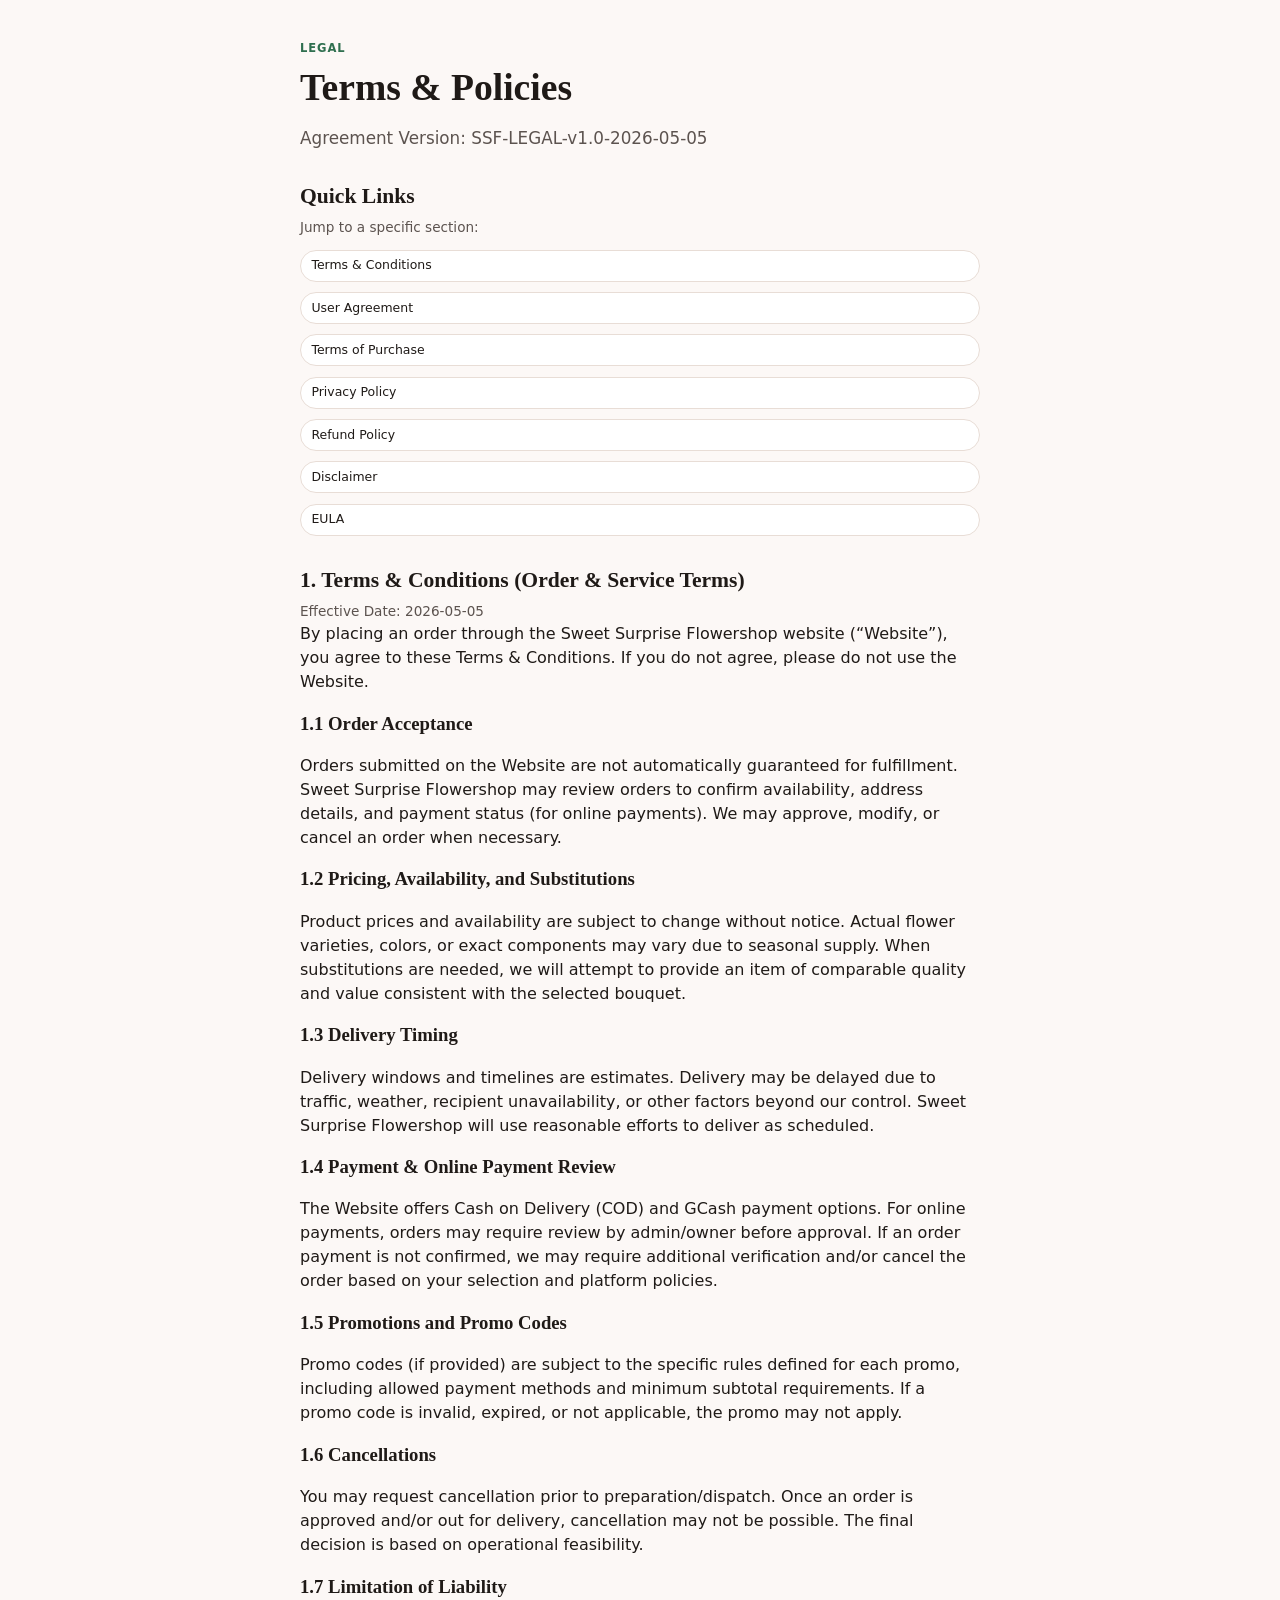
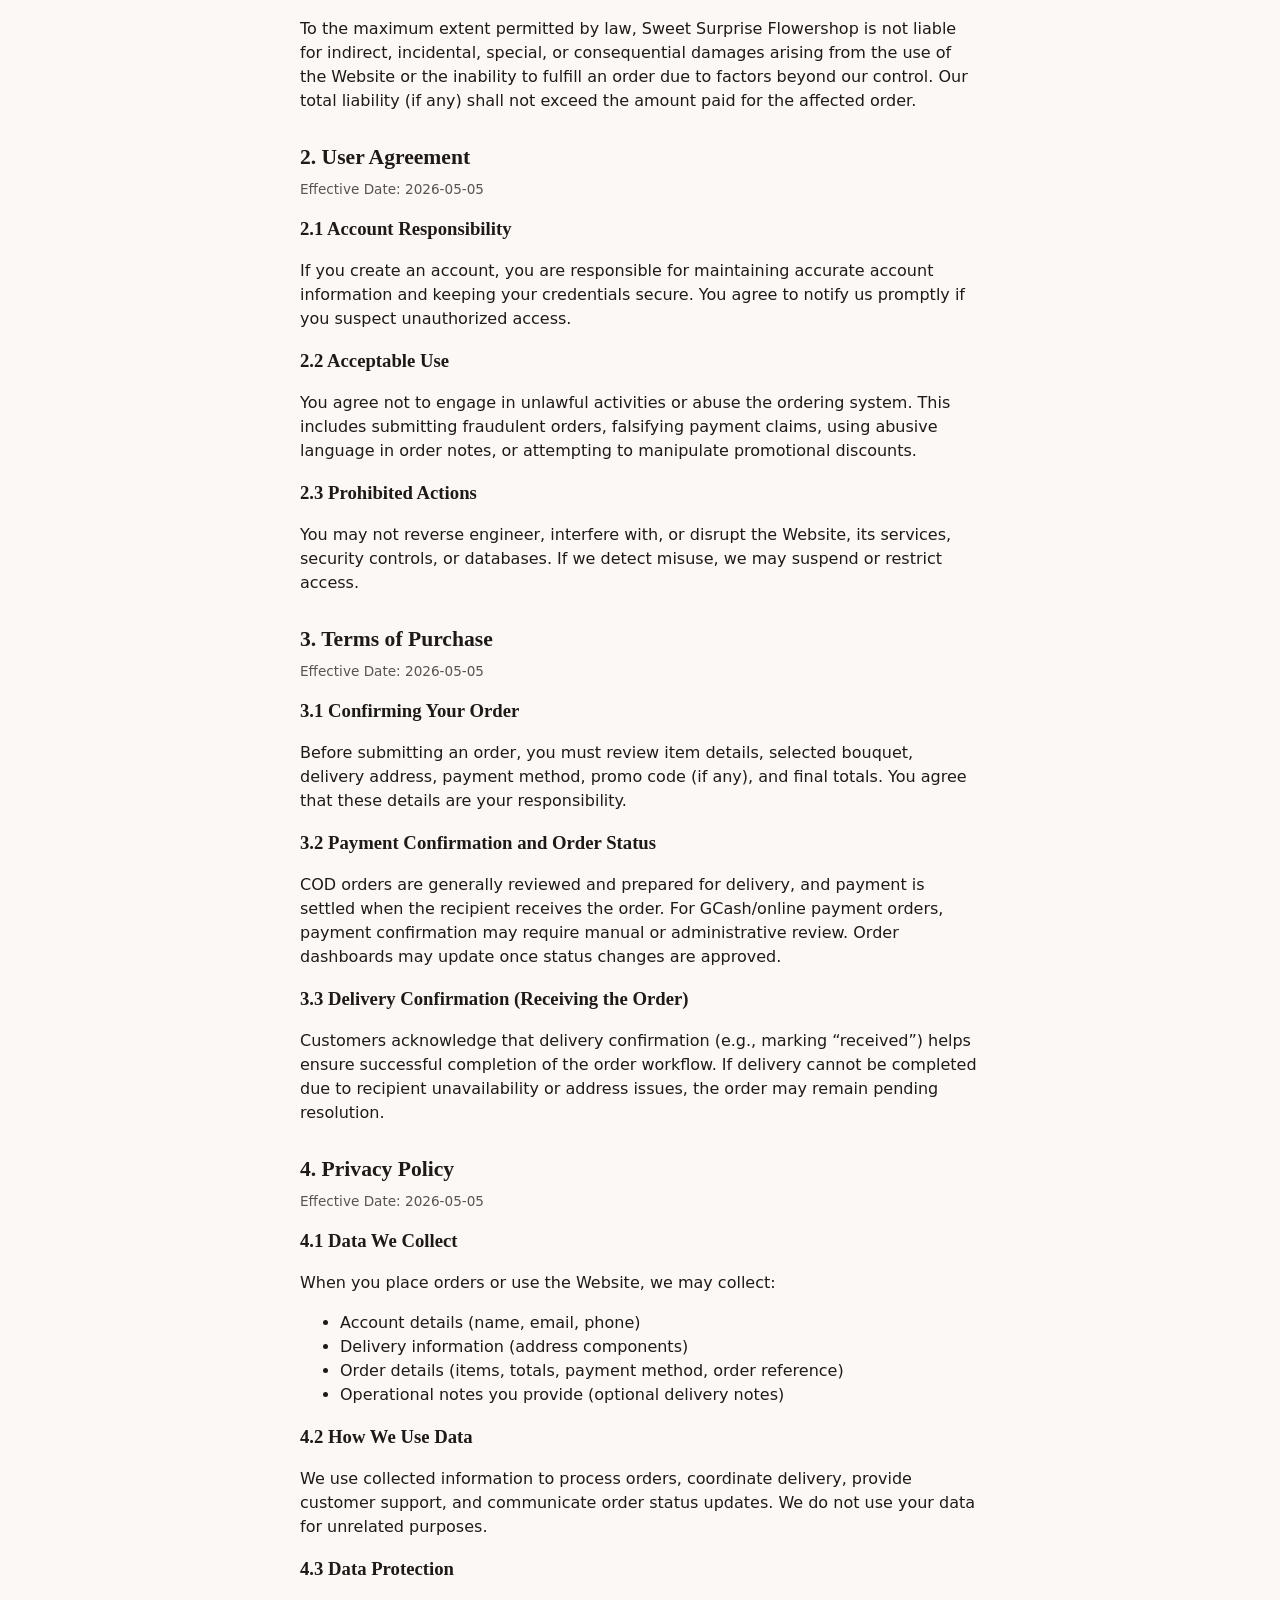
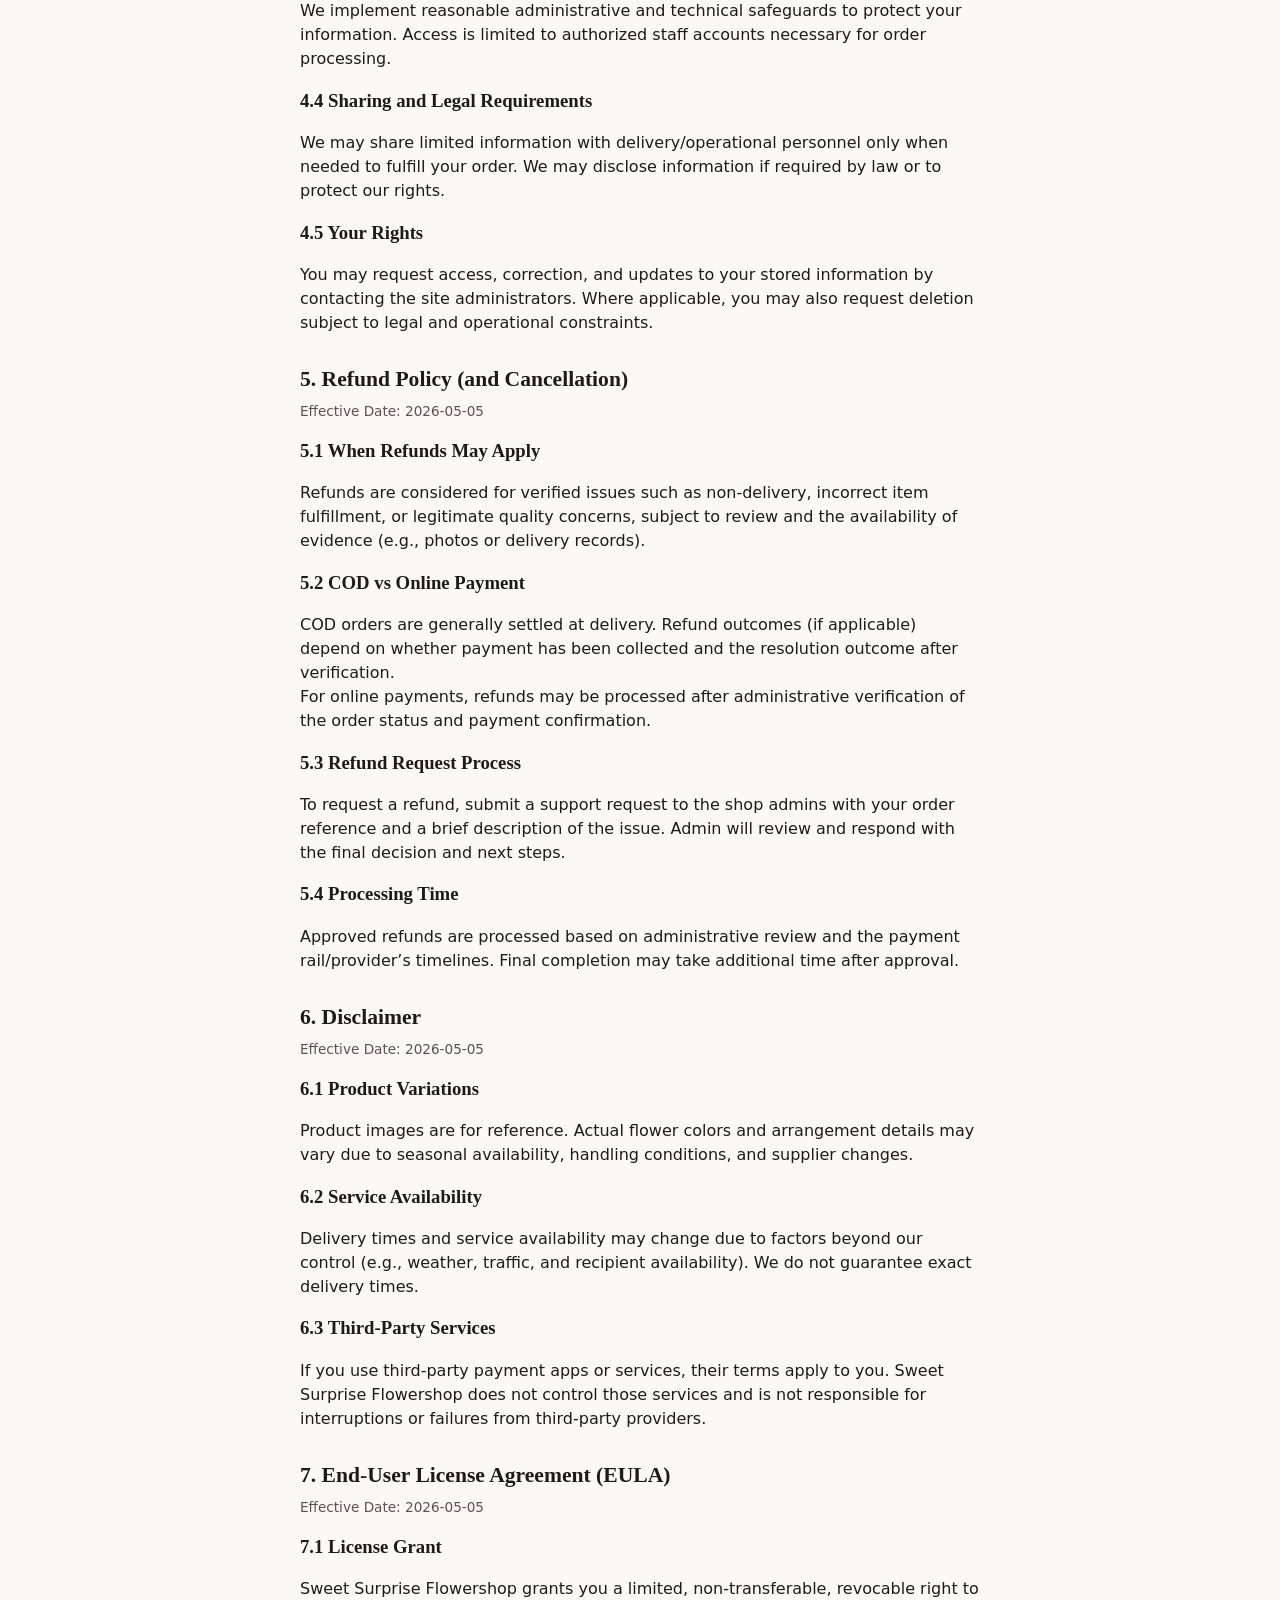
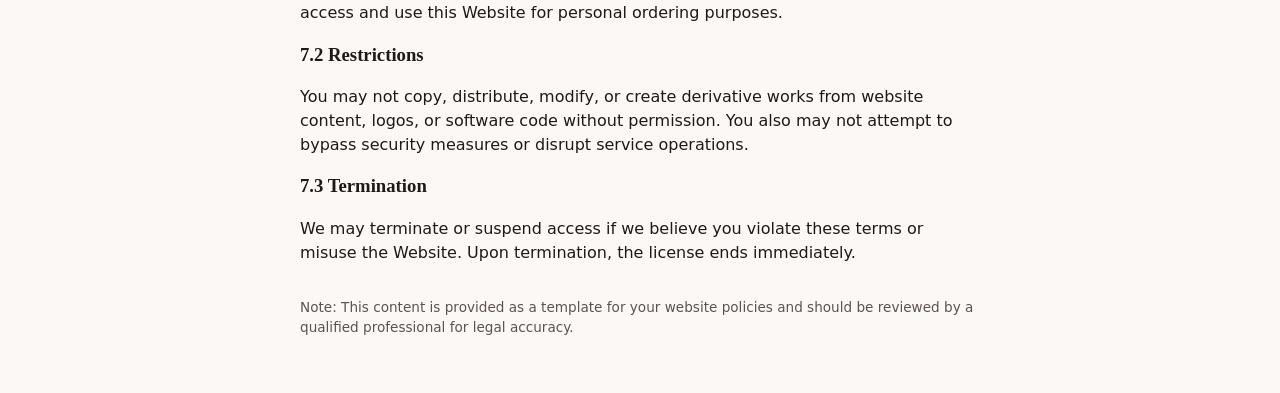
<file: disclaimer.html>
<!DOCTYPE html>
<html lang="en">
  <head>
    <meta charset="UTF-8" />
    <meta name="viewport" content="width=device-width, initial-scale=1.0" />
    <title>Disclaimer - Sweet Surprise</title>
    <meta http-equiv="refresh" content="0; url=legal.html#disclaimer" />
    <link rel="stylesheet" href="css/styles.css" />
  </head>
  <body>
    <main class="about-main">
      <header class="about-hero">
        <p class="eyebrow">Legal</p>
        <h1>Redirecting…</h1>
        <p class="about-lede muted">This page has been consolidated into one Legal page.</p>
      </header>
      <section class="about-section">
        <p>
          If you are not redirected automatically, click
          <a href="legal.html#disclaimer">here</a>.
        </p>
      </section>
    </main>
  </body>
</html>
</file>
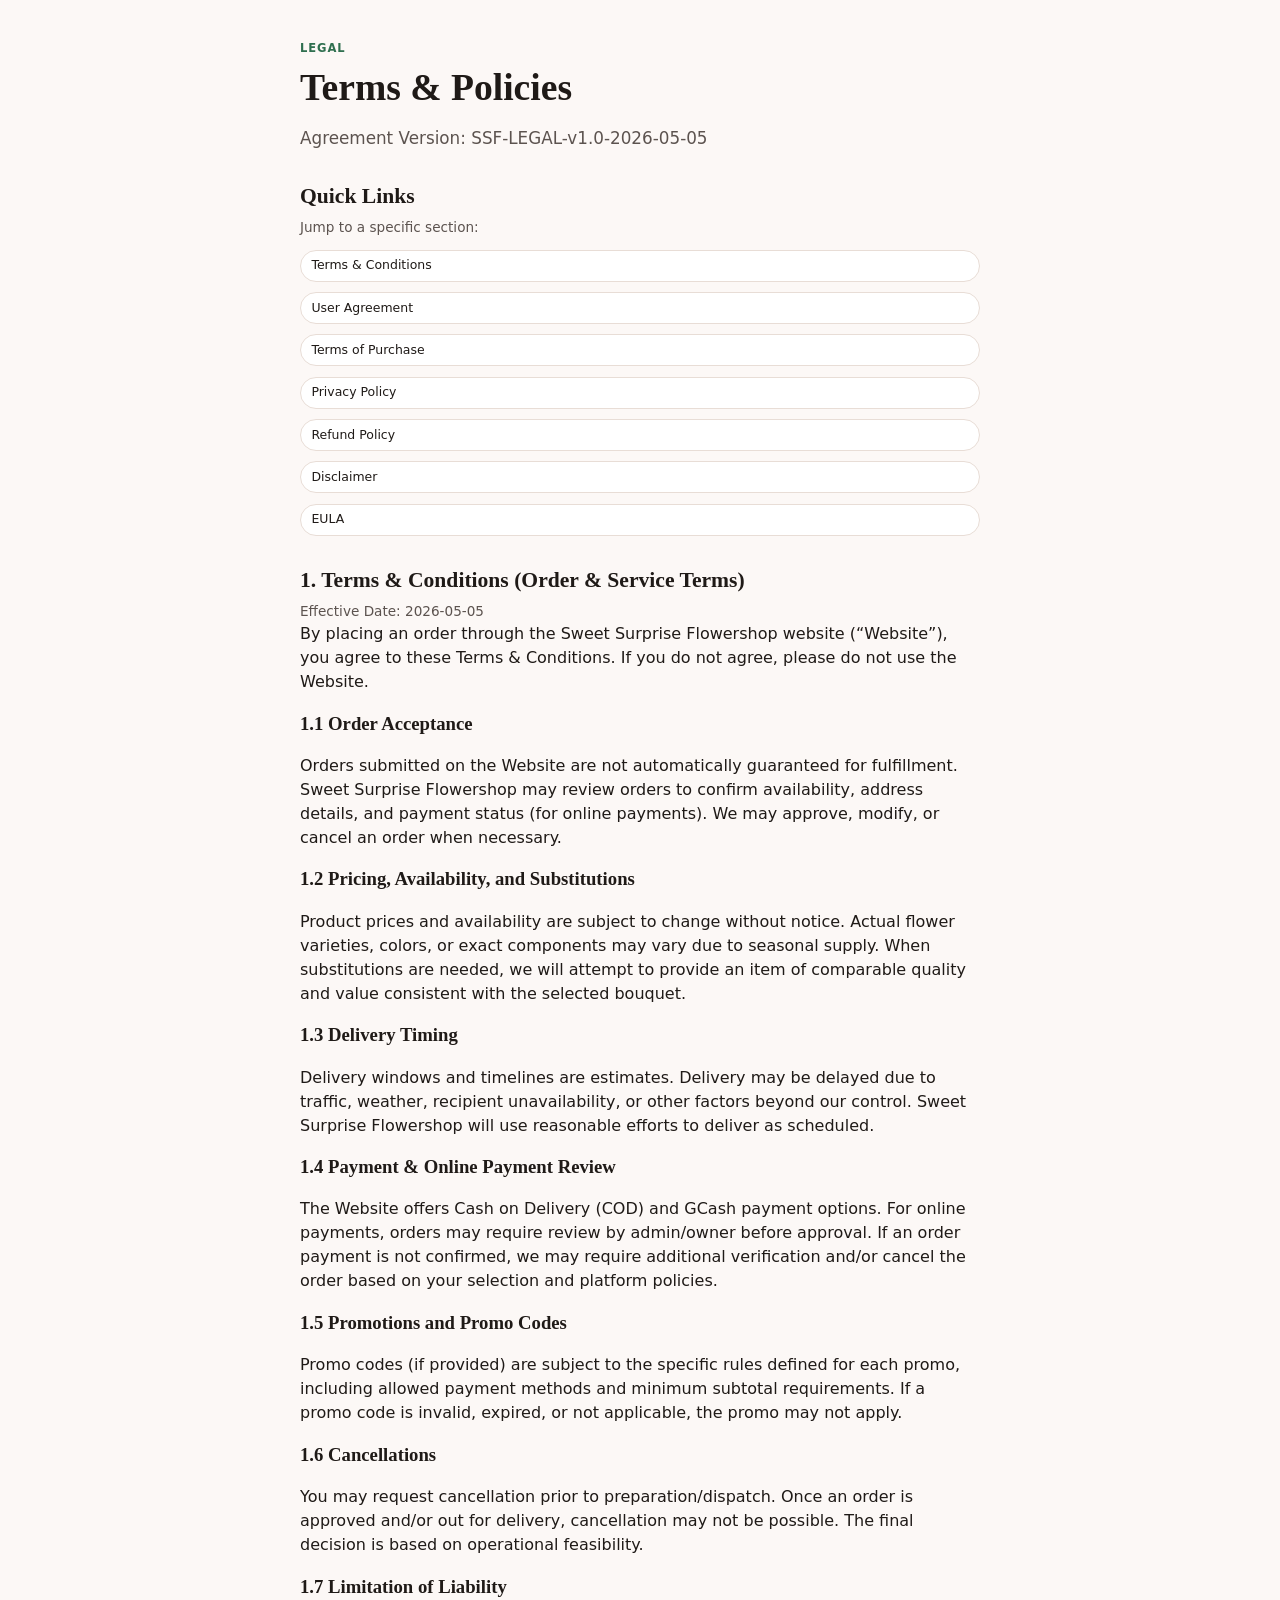
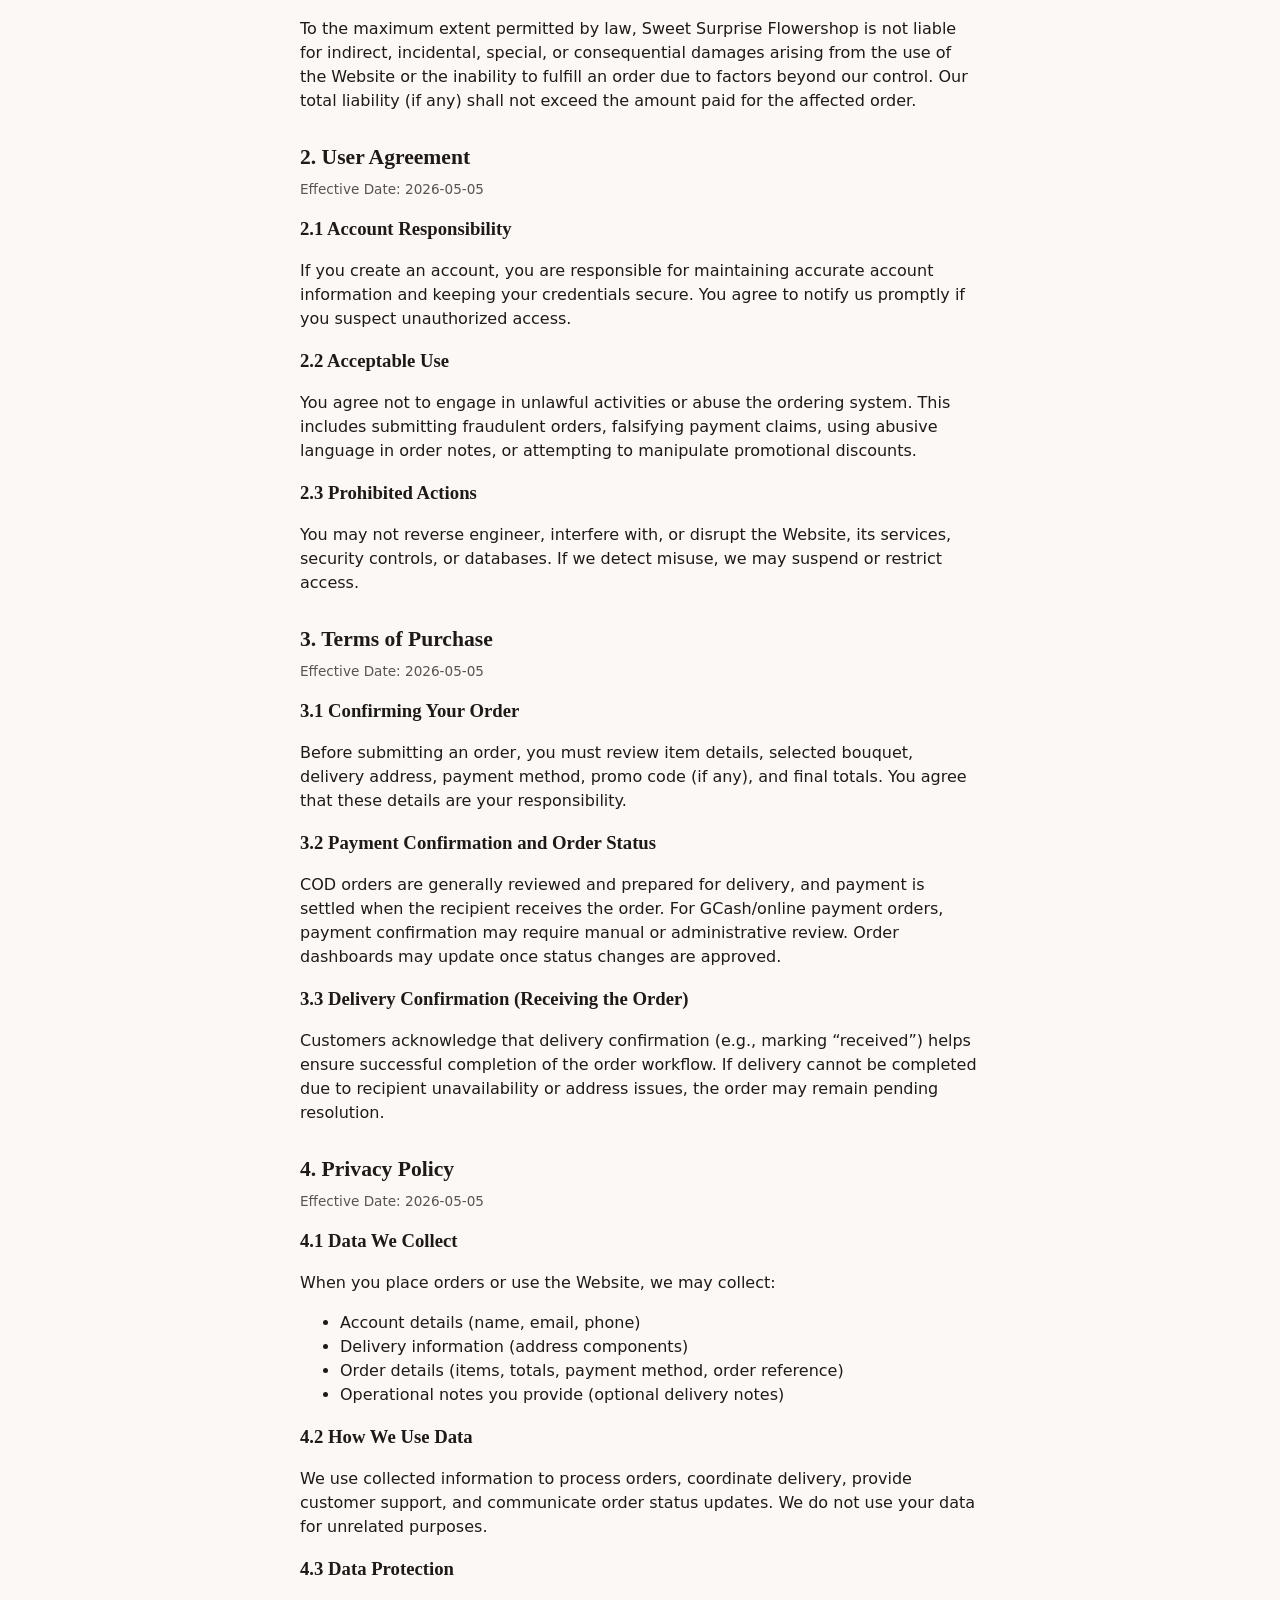
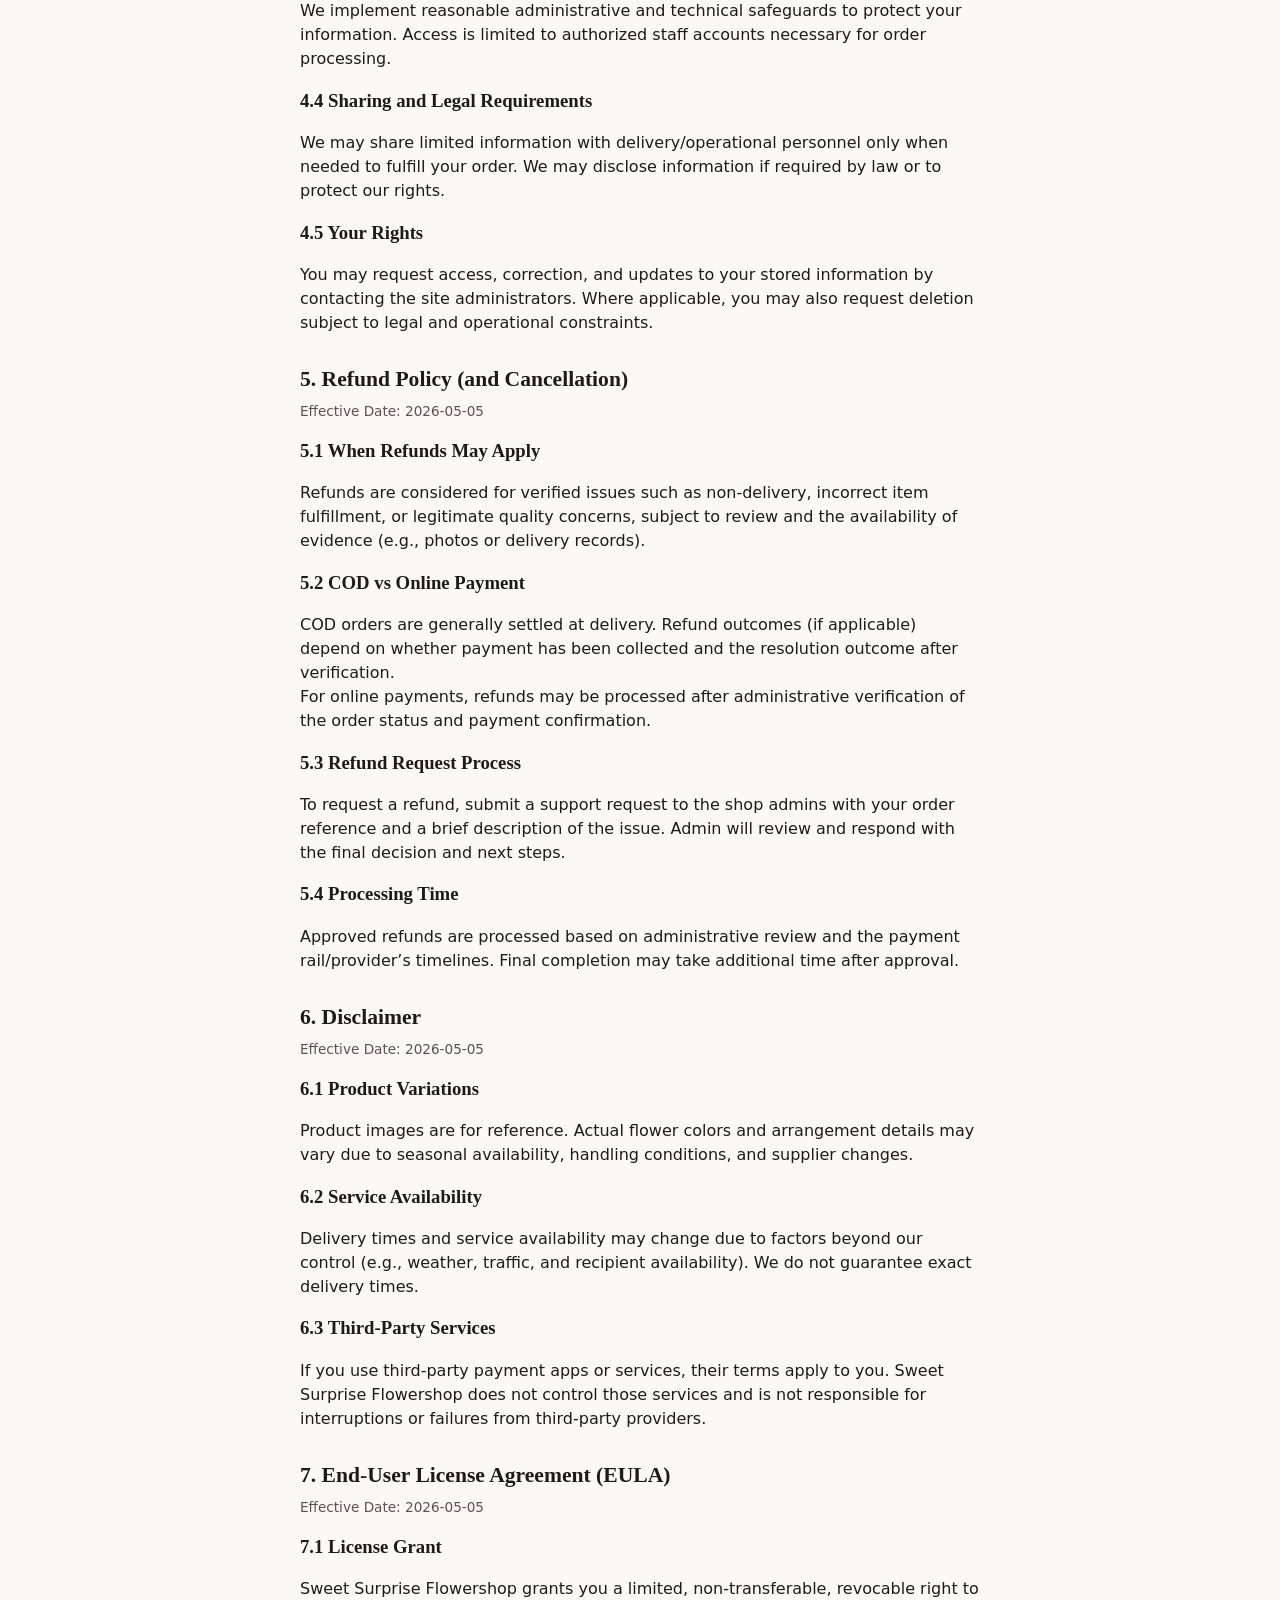
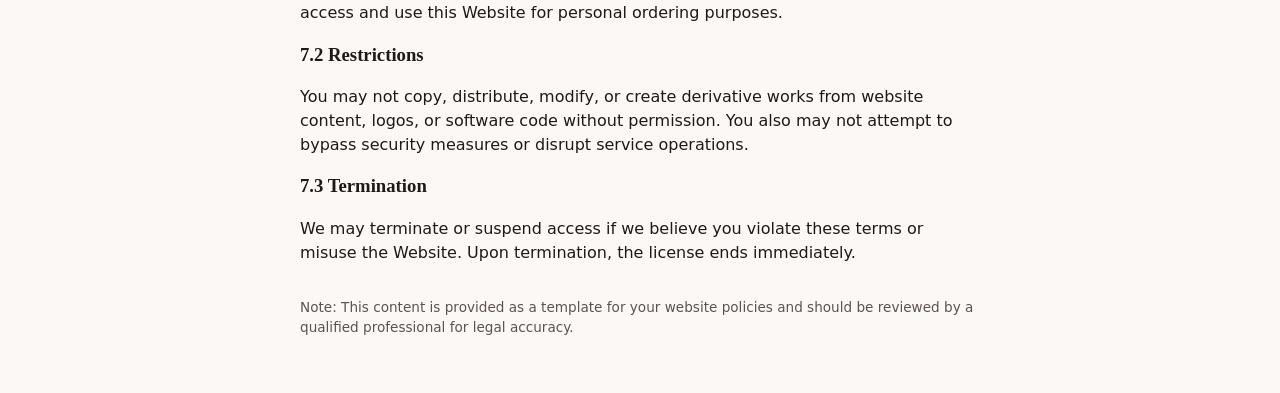
<file: eula.html>
<!DOCTYPE html>
<html lang="en">
  <head>
    <meta charset="UTF-8" />
    <meta name="viewport" content="width=device-width, initial-scale=1.0" />
    <title>EULA - Sweet Surprise</title>
    <meta http-equiv="refresh" content="0; url=legal.html#eula" />
    <link rel="stylesheet" href="css/styles.css" />
  </head>
  <body>
    <main class="about-main">
      <header class="about-hero">
        <p class="eyebrow">Legal</p>
        <h1>Redirecting…</h1>
        <p class="about-lede muted">This page has been consolidated into one Legal page.</p>
      </header>
      <section class="about-section">
        <p>
          If you are not redirected automatically, click
          <a href="legal.html#eula">here</a>.
        </p>
      </section>
    </main>
  </body>
</html>
</file>
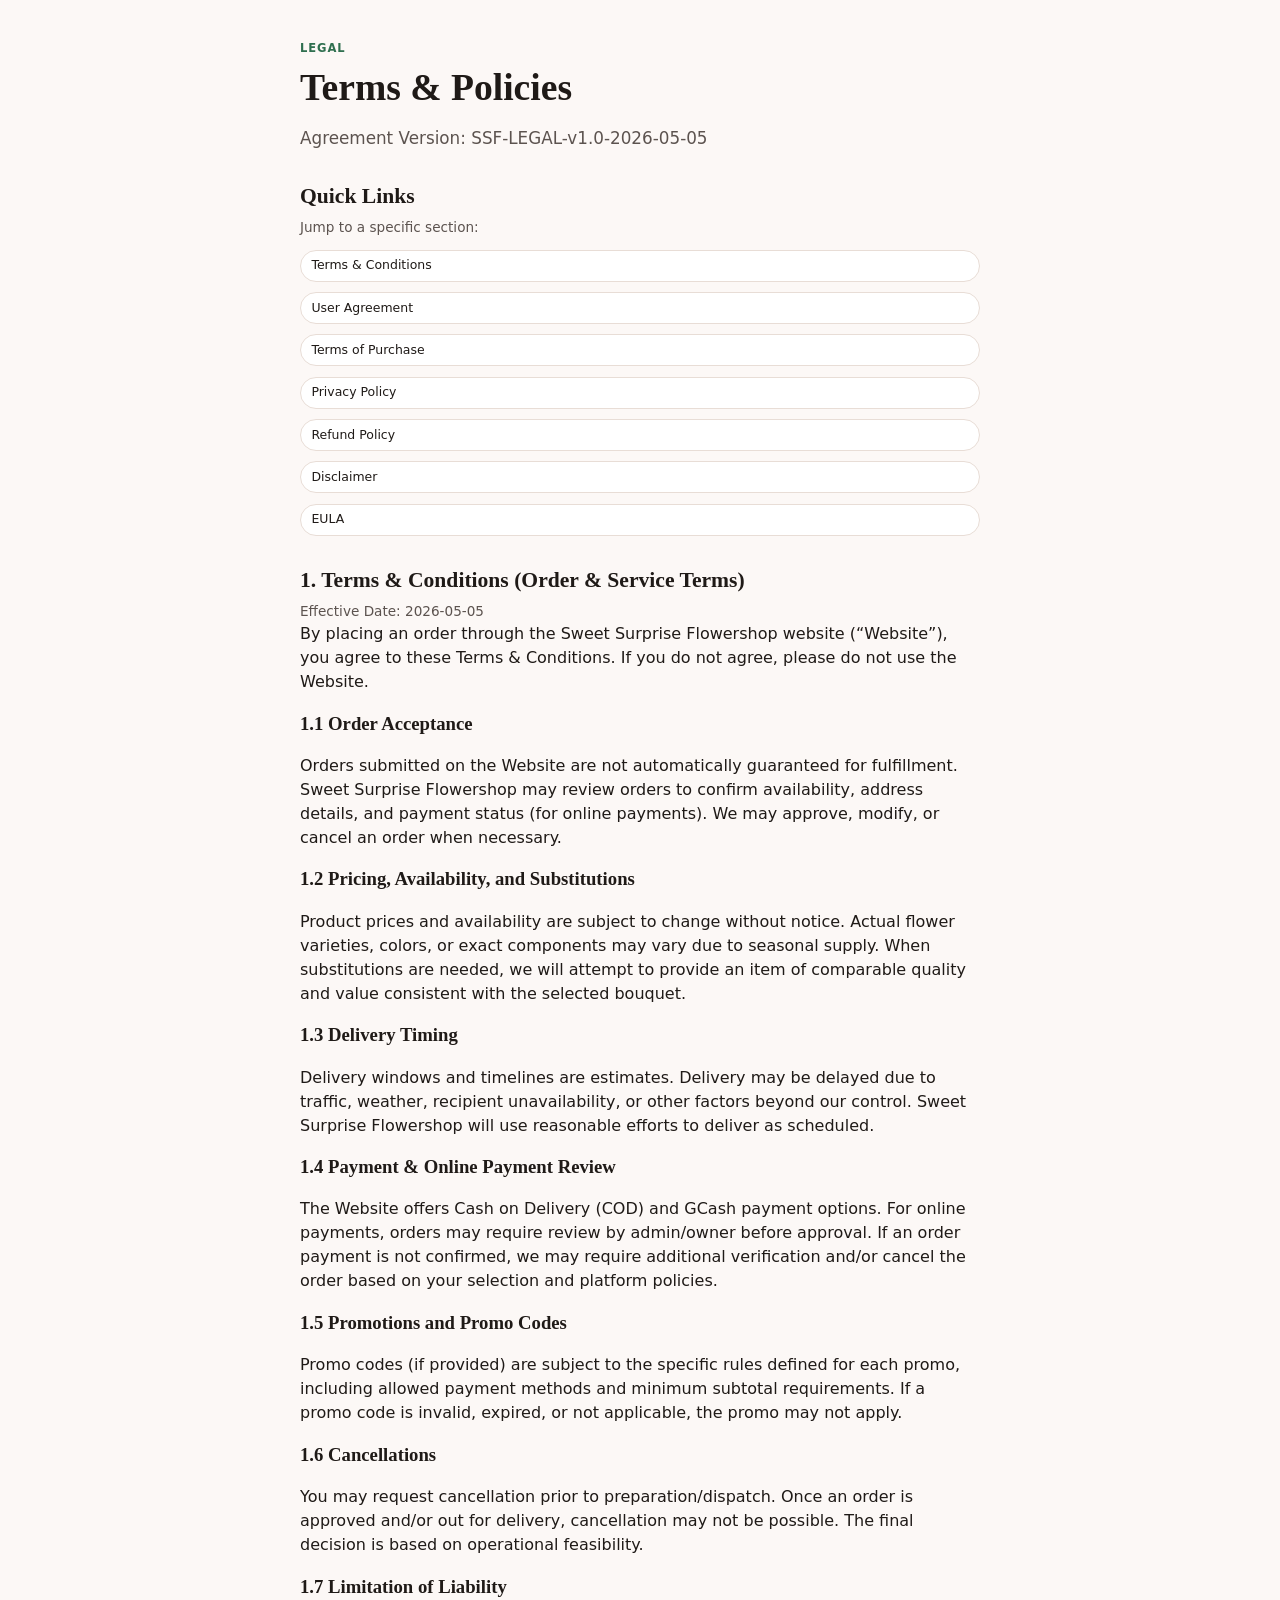
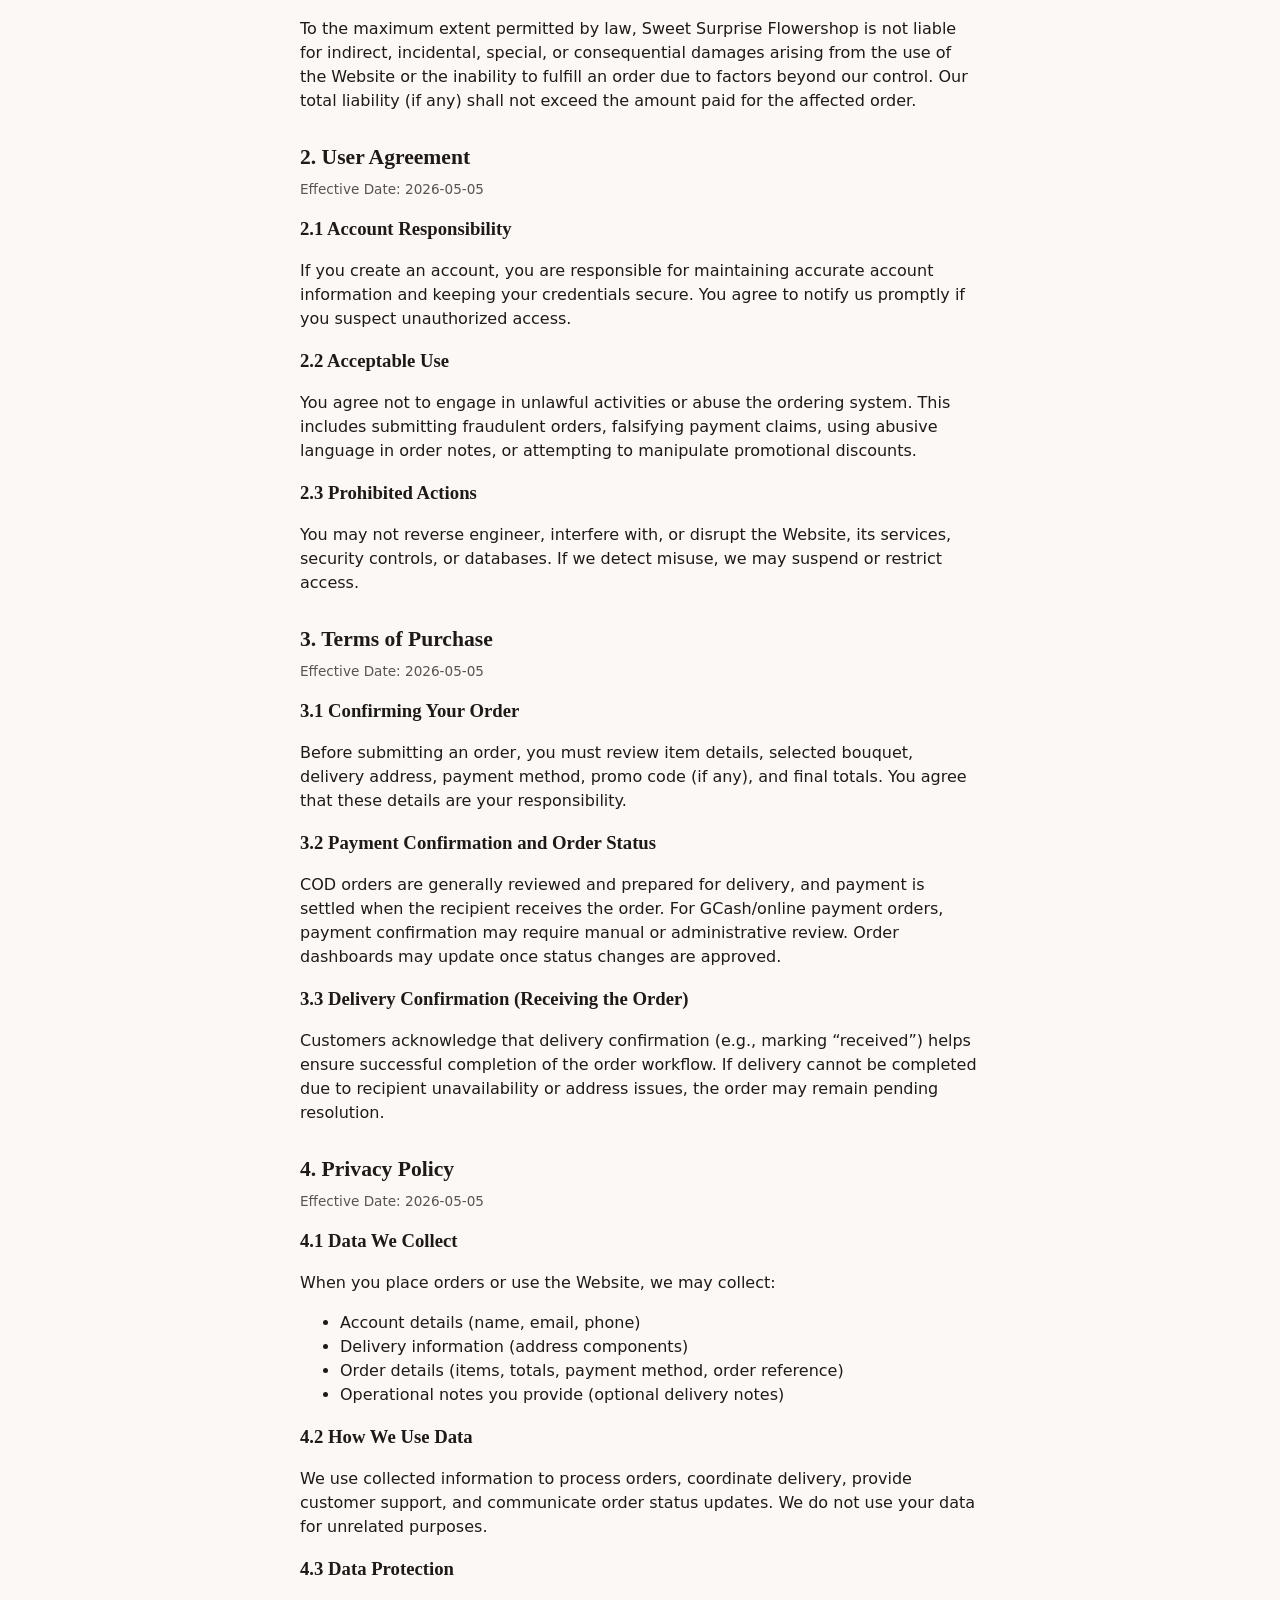
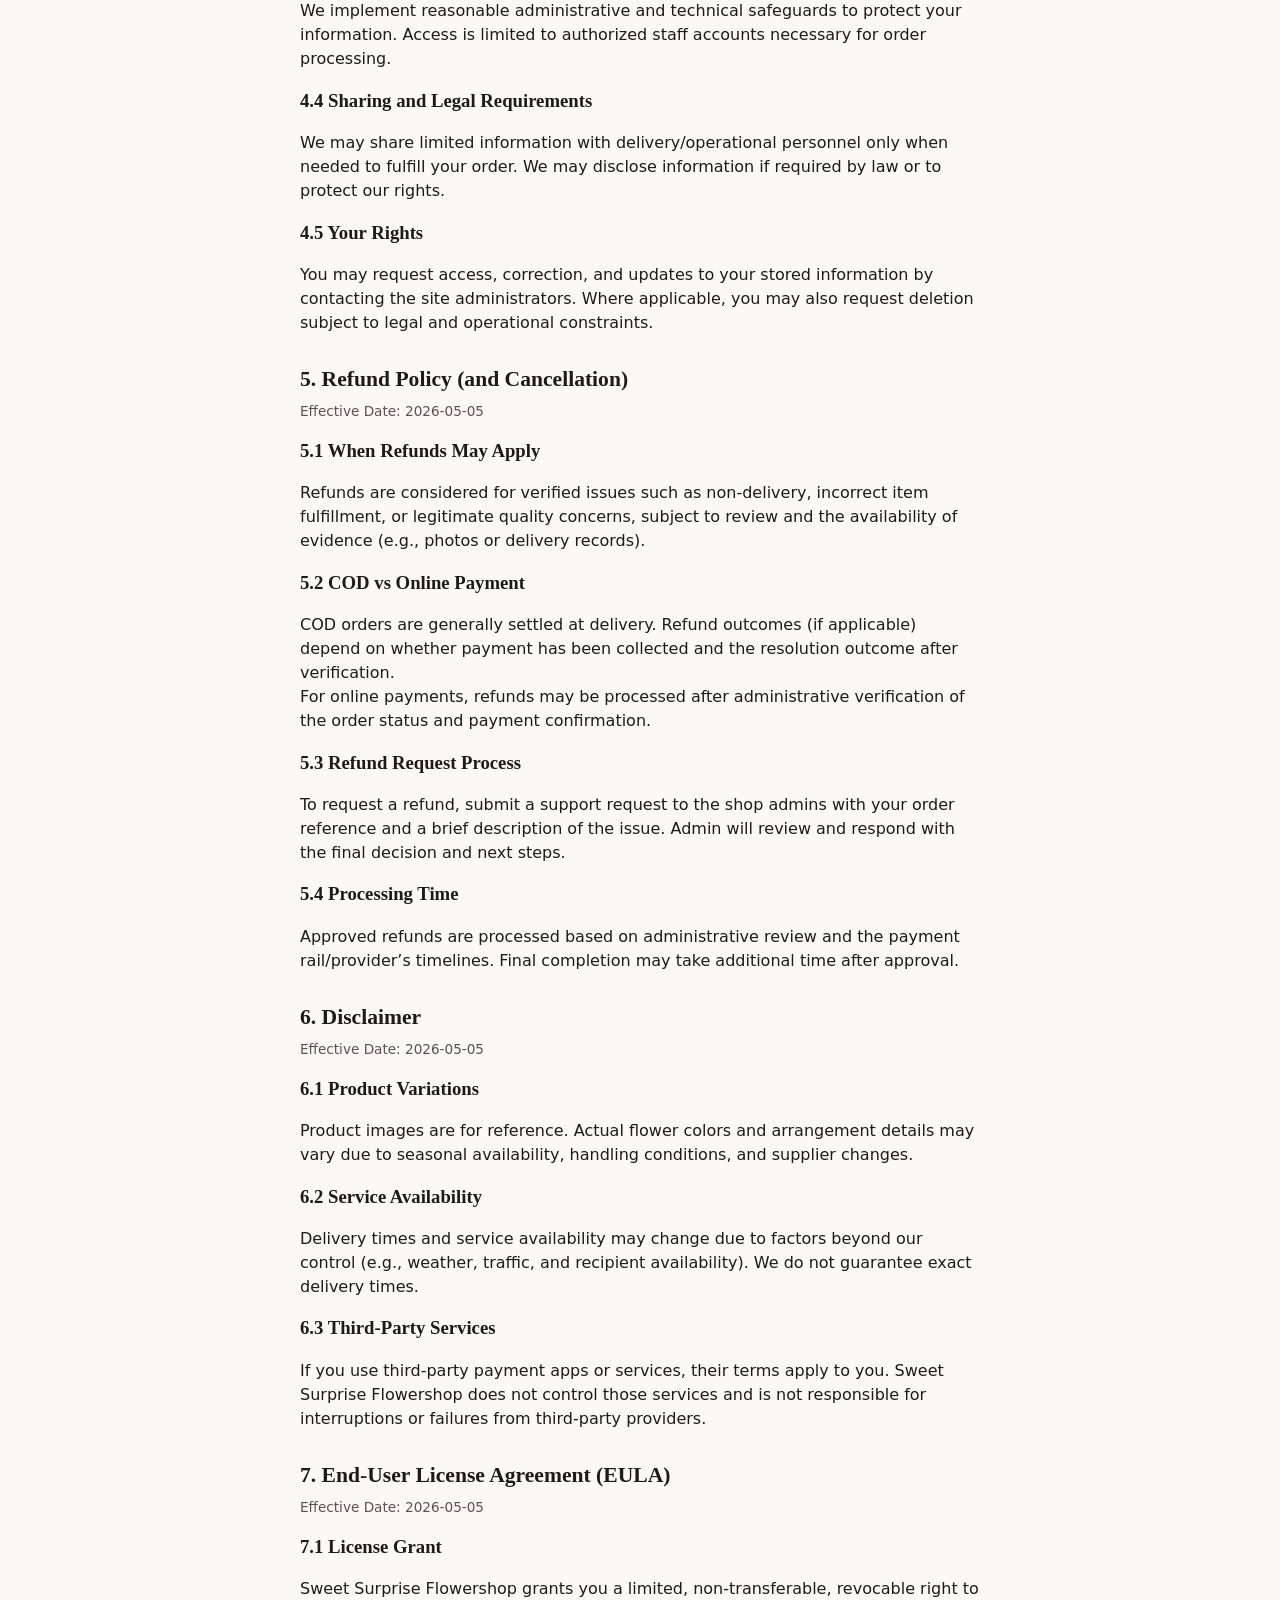
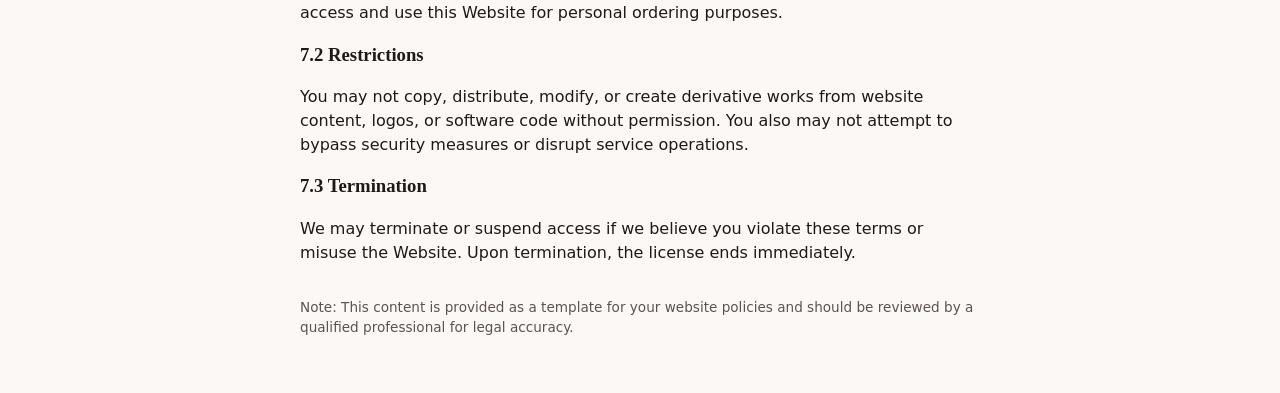
<file: legal.html>
<!DOCTYPE html>
<html lang="en">
  <head>
    <meta charset="UTF-8" />
    <meta name="viewport" content="width=device-width, initial-scale=1.0" />
    <title>Legal - Sweet Surprise</title>
    <link rel="stylesheet" href="css/styles.css" />
  </head>
  <body>
    <main class="about-main">
      <header class="about-hero">
        <p class="eyebrow">Legal</p>
        <h1>Terms & Policies</h1>
        <p class="about-lede muted">
          Agreement Version: SSF-LEGAL-v1.0-2026-05-05
        </p>
      </header>

      <section class="about-section">
        <h2>Quick Links</h2>
        <p class="muted small">Jump to a specific section:</p>
        <div class="dashboard-list">
          <a class="legal-link-btn" href="#terms">Terms & Conditions</a>
          <a class="legal-link-btn" href="#user-agreement">User Agreement</a>
          <a class="legal-link-btn" href="#terms-purchase">Terms of Purchase</a>
          <a class="legal-link-btn" href="#privacy">Privacy Policy</a>
          <a class="legal-link-btn" href="#refund-policy">Refund Policy</a>
          <a class="legal-link-btn" href="#disclaimer">Disclaimer</a>
          <a class="legal-link-btn" href="#eula">EULA</a>
        </div>
      </section>

      <section class="about-section" id="terms">
        <h2>1. Terms & Conditions (Order & Service Terms)</h2>
        <p class="muted small">Effective Date: 2026-05-05</p>
        <p>
          By placing an order through the Sweet Surprise Flowershop website (“Website”), you agree to these Terms & Conditions.
          If you do not agree, please do not use the Website.
        </p>

        <h3>1.1 Order Acceptance</h3>
        <p>
          Orders submitted on the Website are not automatically guaranteed for fulfillment. Sweet Surprise Flowershop may review
          orders to confirm availability, address details, and payment status (for online payments). We may approve, modify, or
          cancel an order when necessary.
        </p>

        <h3>1.2 Pricing, Availability, and Substitutions</h3>
        <p>
          Product prices and availability are subject to change without notice. Actual flower varieties, colors, or exact components
          may vary due to seasonal supply. When substitutions are needed, we will attempt to provide an item of comparable quality
          and value consistent with the selected bouquet.
        </p>

        <h3>1.3 Delivery Timing</h3>
        <p>
          Delivery windows and timelines are estimates. Delivery may be delayed due to traffic, weather, recipient unavailability,
          or other factors beyond our control. Sweet Surprise Flowershop will use reasonable efforts to deliver as scheduled.
        </p>

        <h3>1.4 Payment & Online Payment Review</h3>
        <p>
          The Website offers Cash on Delivery (COD) and GCash payment options. For online payments, orders may require review
          by admin/owner before approval. If an order payment is not confirmed, we may require additional verification and/or
          cancel the order based on your selection and platform policies.
        </p>

        <h3>1.5 Promotions and Promo Codes</h3>
        <p>
          Promo codes (if provided) are subject to the specific rules defined for each promo, including allowed payment methods and
          minimum subtotal requirements. If a promo code is invalid, expired, or not applicable, the promo may not apply.
        </p>

        <h3>1.6 Cancellations</h3>
        <p>
          You may request cancellation prior to preparation/dispatch. Once an order is approved and/or out for delivery, cancellation
          may not be possible. The final decision is based on operational feasibility.
        </p>

        <h3>1.7 Limitation of Liability</h3>
        <p>
          To the maximum extent permitted by law, Sweet Surprise Flowershop is not liable for indirect, incidental, special, or
          consequential damages arising from the use of the Website or the inability to fulfill an order due to factors beyond our control.
          Our total liability (if any) shall not exceed the amount paid for the affected order.
        </p>
      </section>

      <section class="about-section" id="user-agreement">
        <h2>2. User Agreement</h2>
        <p class="muted small">Effective Date: 2026-05-05</p>

        <h3>2.1 Account Responsibility</h3>
        <p>
          If you create an account, you are responsible for maintaining accurate account information and keeping your credentials secure.
          You agree to notify us promptly if you suspect unauthorized access.
        </p>

        <h3>2.2 Acceptable Use</h3>
        <p>
          You agree not to engage in unlawful activities or abuse the ordering system. This includes submitting fraudulent orders,
          falsifying payment claims, using abusive language in order notes, or attempting to manipulate promotional discounts.
        </p>

        <h3>2.3 Prohibited Actions</h3>
        <p>
          You may not reverse engineer, interfere with, or disrupt the Website, its services, security controls, or databases.
          If we detect misuse, we may suspend or restrict access.
        </p>
      </section>

      <section class="about-section" id="terms-purchase">
        <h2>3. Terms of Purchase</h2>
        <p class="muted small">Effective Date: 2026-05-05</p>

        <h3>3.1 Confirming Your Order</h3>
        <p>
          Before submitting an order, you must review item details, selected bouquet, delivery address, payment method, promo code (if any),
          and final totals. You agree that these details are your responsibility.
        </p>

        <h3>3.2 Payment Confirmation and Order Status</h3>
        <p>
          COD orders are generally reviewed and prepared for delivery, and payment is settled when the recipient receives the order.
          For GCash/online payment orders, payment confirmation may require manual or administrative review. Order dashboards may update
          once status changes are approved.
        </p>

        <h3>3.3 Delivery Confirmation (Receiving the Order)</h3>
        <p>
          Customers acknowledge that delivery confirmation (e.g., marking “received”) helps ensure successful completion of the order workflow.
          If delivery cannot be completed due to recipient unavailability or address issues, the order may remain pending resolution.
        </p>
      </section>

      <section class="about-section" id="privacy">
        <h2>4. Privacy Policy</h2>
        <p class="muted small">Effective Date: 2026-05-05</p>

        <h3>4.1 Data We Collect</h3>
        <p>
          When you place orders or use the Website, we may collect:
        </p>
        <ul>
          <li>Account details (name, email, phone)</li>
          <li>Delivery information (address components)</li>
          <li>Order details (items, totals, payment method, order reference)</li>
          <li>Operational notes you provide (optional delivery notes)</li>
        </ul>

        <h3>4.2 How We Use Data</h3>
        <p>
          We use collected information to process orders, coordinate delivery, provide customer support, and communicate order status updates.
          We do not use your data for unrelated purposes.
        </p>

        <h3>4.3 Data Protection</h3>
        <p>
          We implement reasonable administrative and technical safeguards to protect your information. Access is limited to authorized staff
          accounts necessary for order processing.
        </p>

        <h3>4.4 Sharing and Legal Requirements</h3>
        <p>
          We may share limited information with delivery/operational personnel only when needed to fulfill your order.
          We may disclose information if required by law or to protect our rights.
        </p>

        <h3>4.5 Your Rights</h3>
        <p>
          You may request access, correction, and updates to your stored information by contacting the site administrators.
          Where applicable, you may also request deletion subject to legal and operational constraints.
        </p>
      </section>

      <section class="about-section" id="refund-policy">
        <h2>5. Refund Policy (and Cancellation)</h2>
        <p class="muted small">Effective Date: 2026-05-05</p>

        <h3>5.1 When Refunds May Apply</h3>
        <p>
          Refunds are considered for verified issues such as non-delivery, incorrect item fulfillment, or legitimate quality concerns,
          subject to review and the availability of evidence (e.g., photos or delivery records).
        </p>

        <h3>5.2 COD vs Online Payment</h3>
        <p>
          COD orders are generally settled at delivery. Refund outcomes (if applicable) depend on whether payment has been collected and
          the resolution outcome after verification.
        </p>
        <p>
          For online payments, refunds may be processed after administrative verification of the order status and payment confirmation.
        </p>

        <h3>5.3 Refund Request Process</h3>
        <p>
          To request a refund, submit a support request to the shop admins with your order reference and a brief description of the issue.
          Admin will review and respond with the final decision and next steps.
        </p>

        <h3>5.4 Processing Time</h3>
        <p>
          Approved refunds are processed based on administrative review and the payment rail/provider’s timelines. Final completion
          may take additional time after approval.
        </p>
      </section>

      <section class="about-section" id="disclaimer">
        <h2>6. Disclaimer</h2>
        <p class="muted small">Effective Date: 2026-05-05</p>

        <h3>6.1 Product Variations</h3>
        <p>
          Product images are for reference. Actual flower colors and arrangement details may vary due to seasonal availability,
          handling conditions, and supplier changes.
        </p>

        <h3>6.2 Service Availability</h3>
        <p>
          Delivery times and service availability may change due to factors beyond our control (e.g., weather, traffic, and recipient availability).
          We do not guarantee exact delivery times.
        </p>

        <h3>6.3 Third-Party Services</h3>
        <p>
          If you use third-party payment apps or services, their terms apply to you. Sweet Surprise Flowershop does not control those services
          and is not responsible for interruptions or failures from third-party providers.
        </p>
      </section>

      <section class="about-section" id="eula">
        <h2>7. End-User License Agreement (EULA)</h2>
        <p class="muted small">Effective Date: 2026-05-05</p>

        <h3>7.1 License Grant</h3>
        <p>
          Sweet Surprise Flowershop grants you a limited, non-transferable, revocable right to access and use this Website for personal ordering purposes.
        </p>

        <h3>7.2 Restrictions</h3>
        <p>
          You may not copy, distribute, modify, or create derivative works from website content, logos, or software code without permission.
          You also may not attempt to bypass security measures or disrupt service operations.
        </p>

        <h3>7.3 Termination</h3>
        <p>
          We may terminate or suspend access if we believe you violate these terms or misuse the Website.
          Upon termination, the license ends immediately.
        </p>
      </section>

      <section class="about-section">
        <p class="muted small">
          Note: This content is provided as a template for your website policies and should be reviewed by a qualified professional for legal accuracy.
        </p>
      </section>
    </main>
  </body>
</html>
</file>
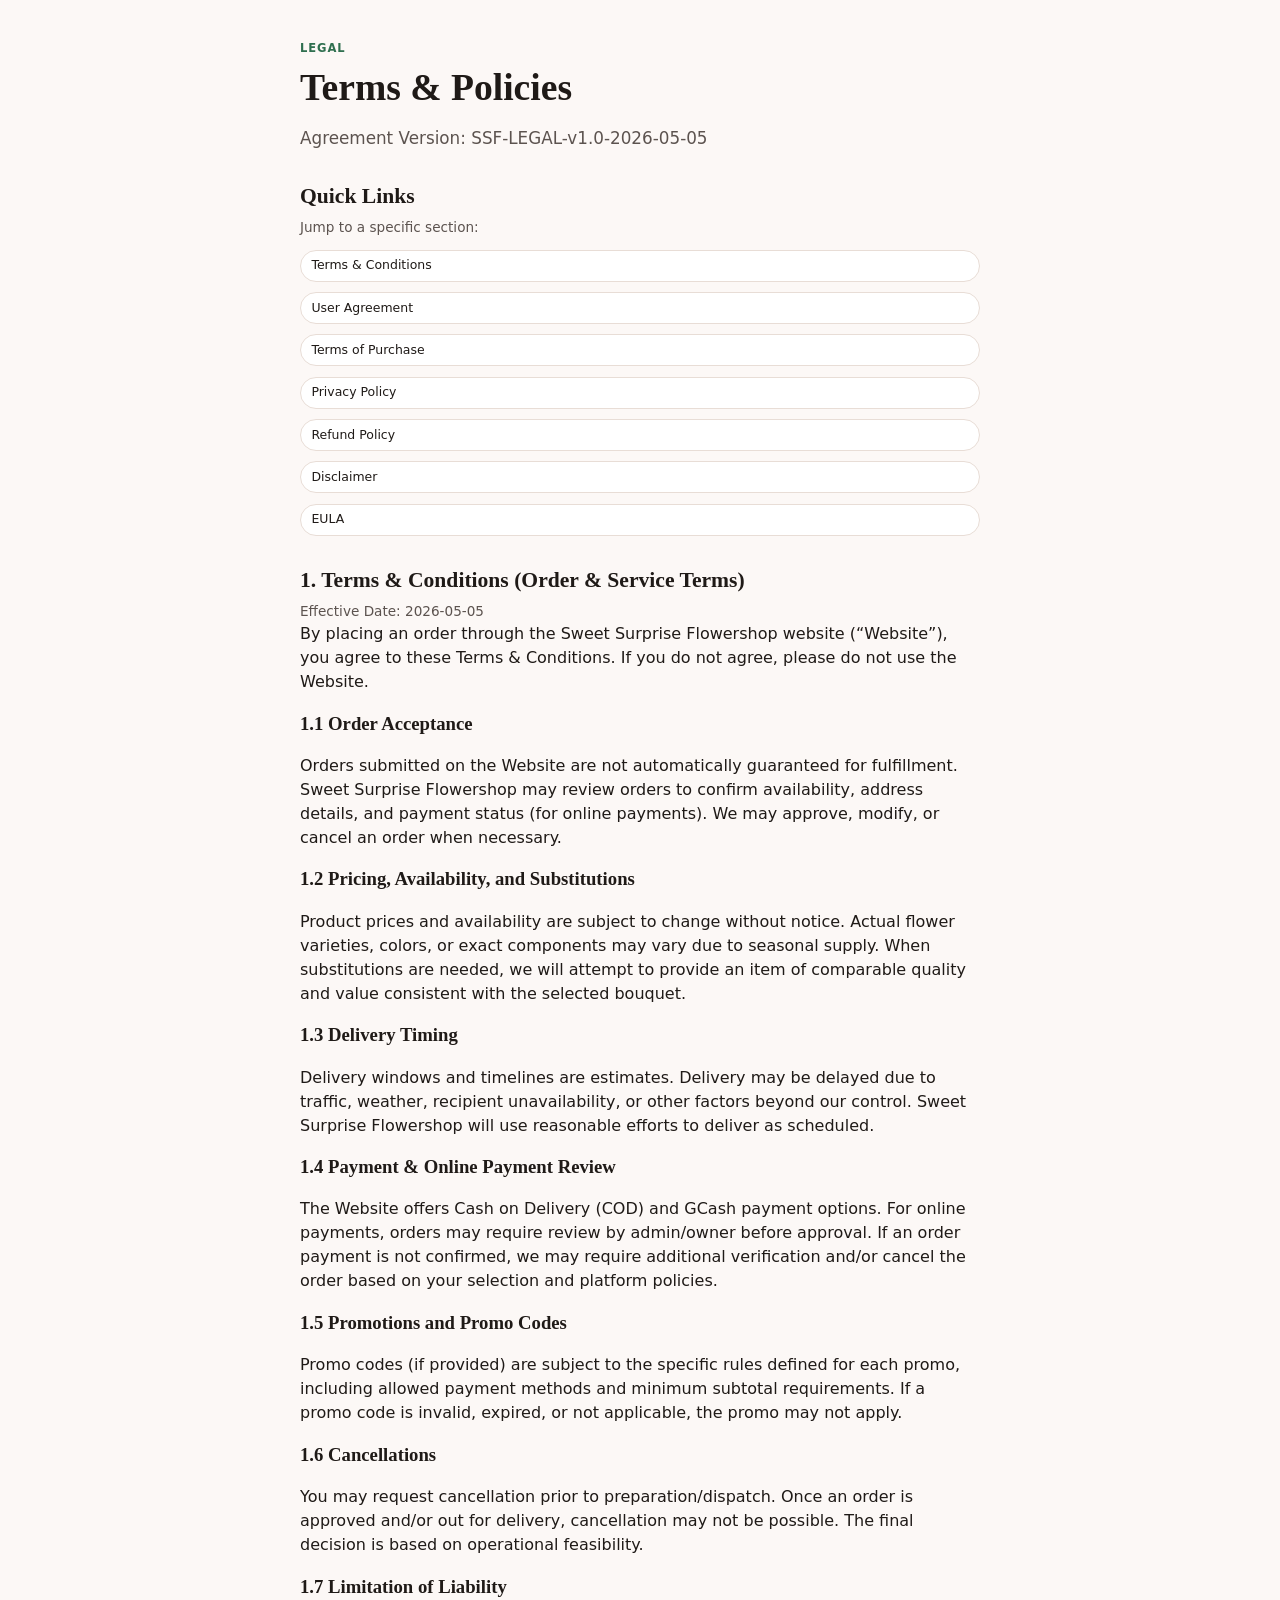
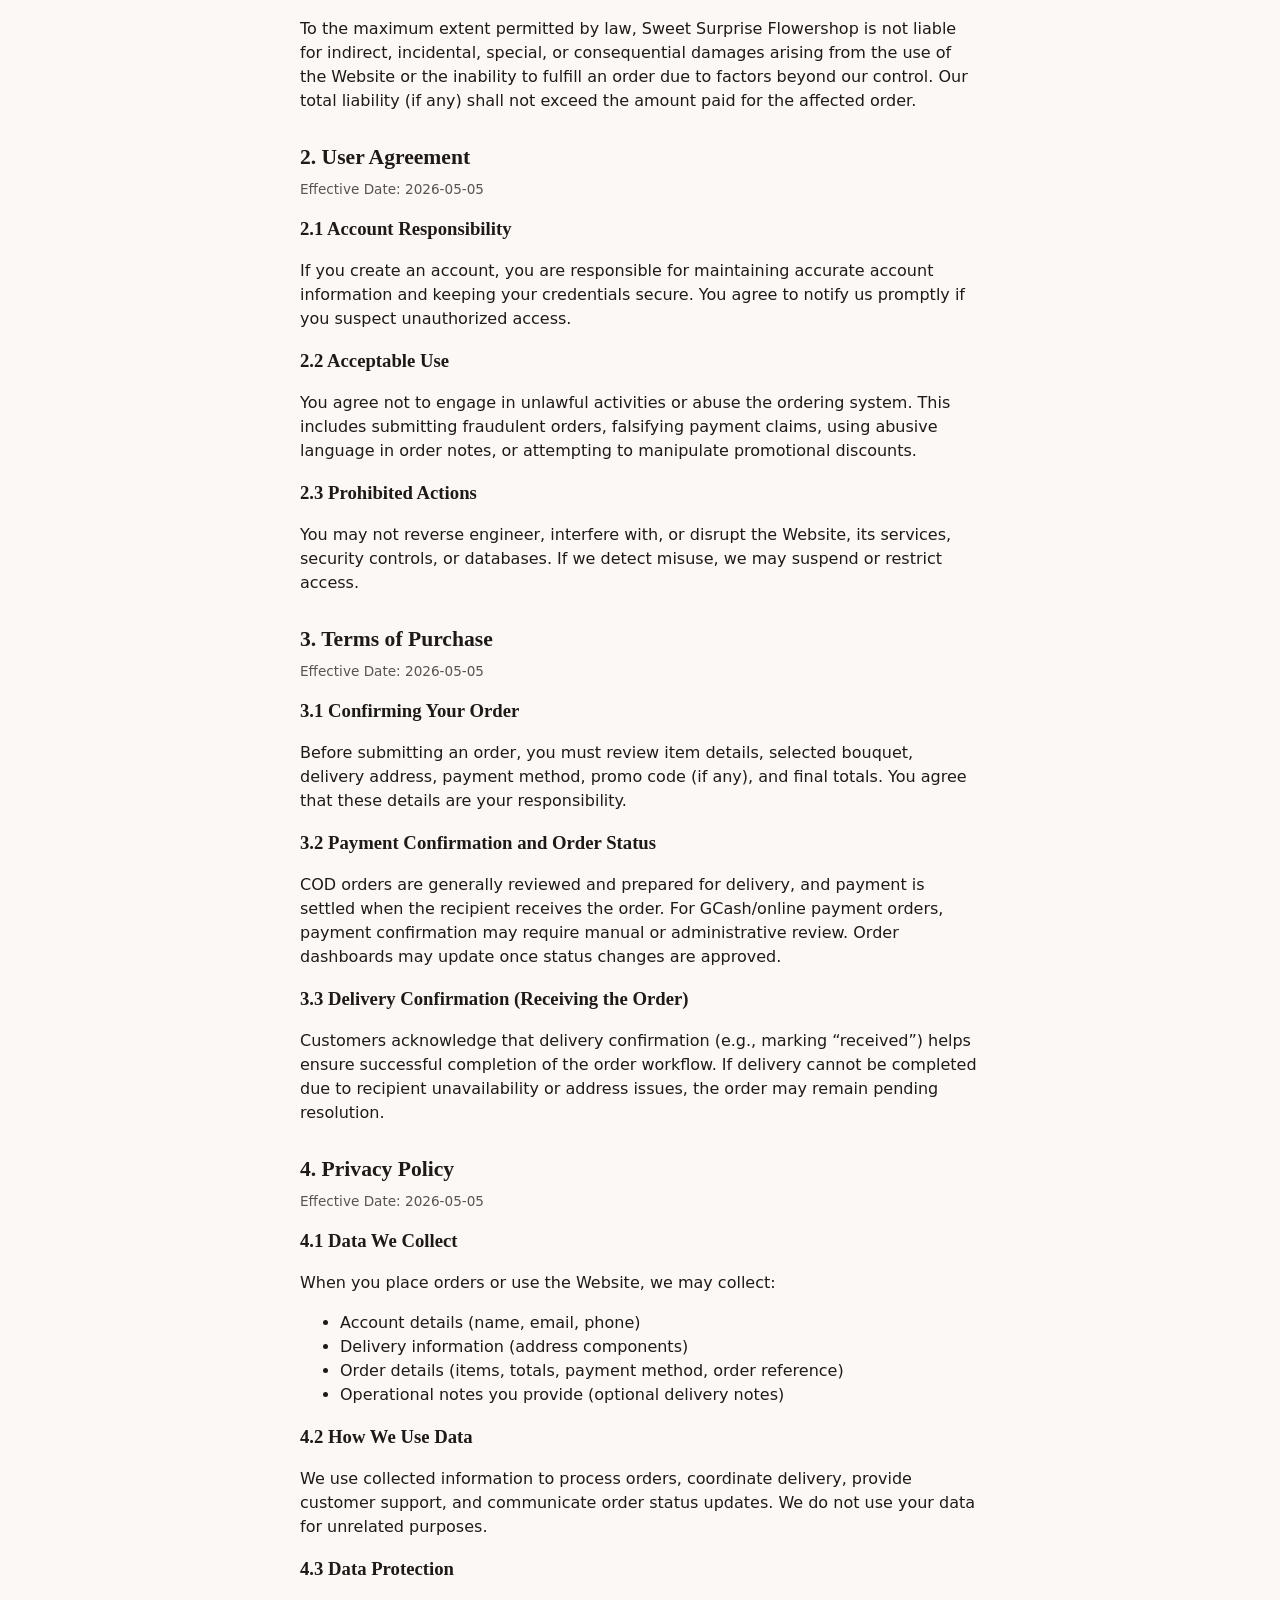
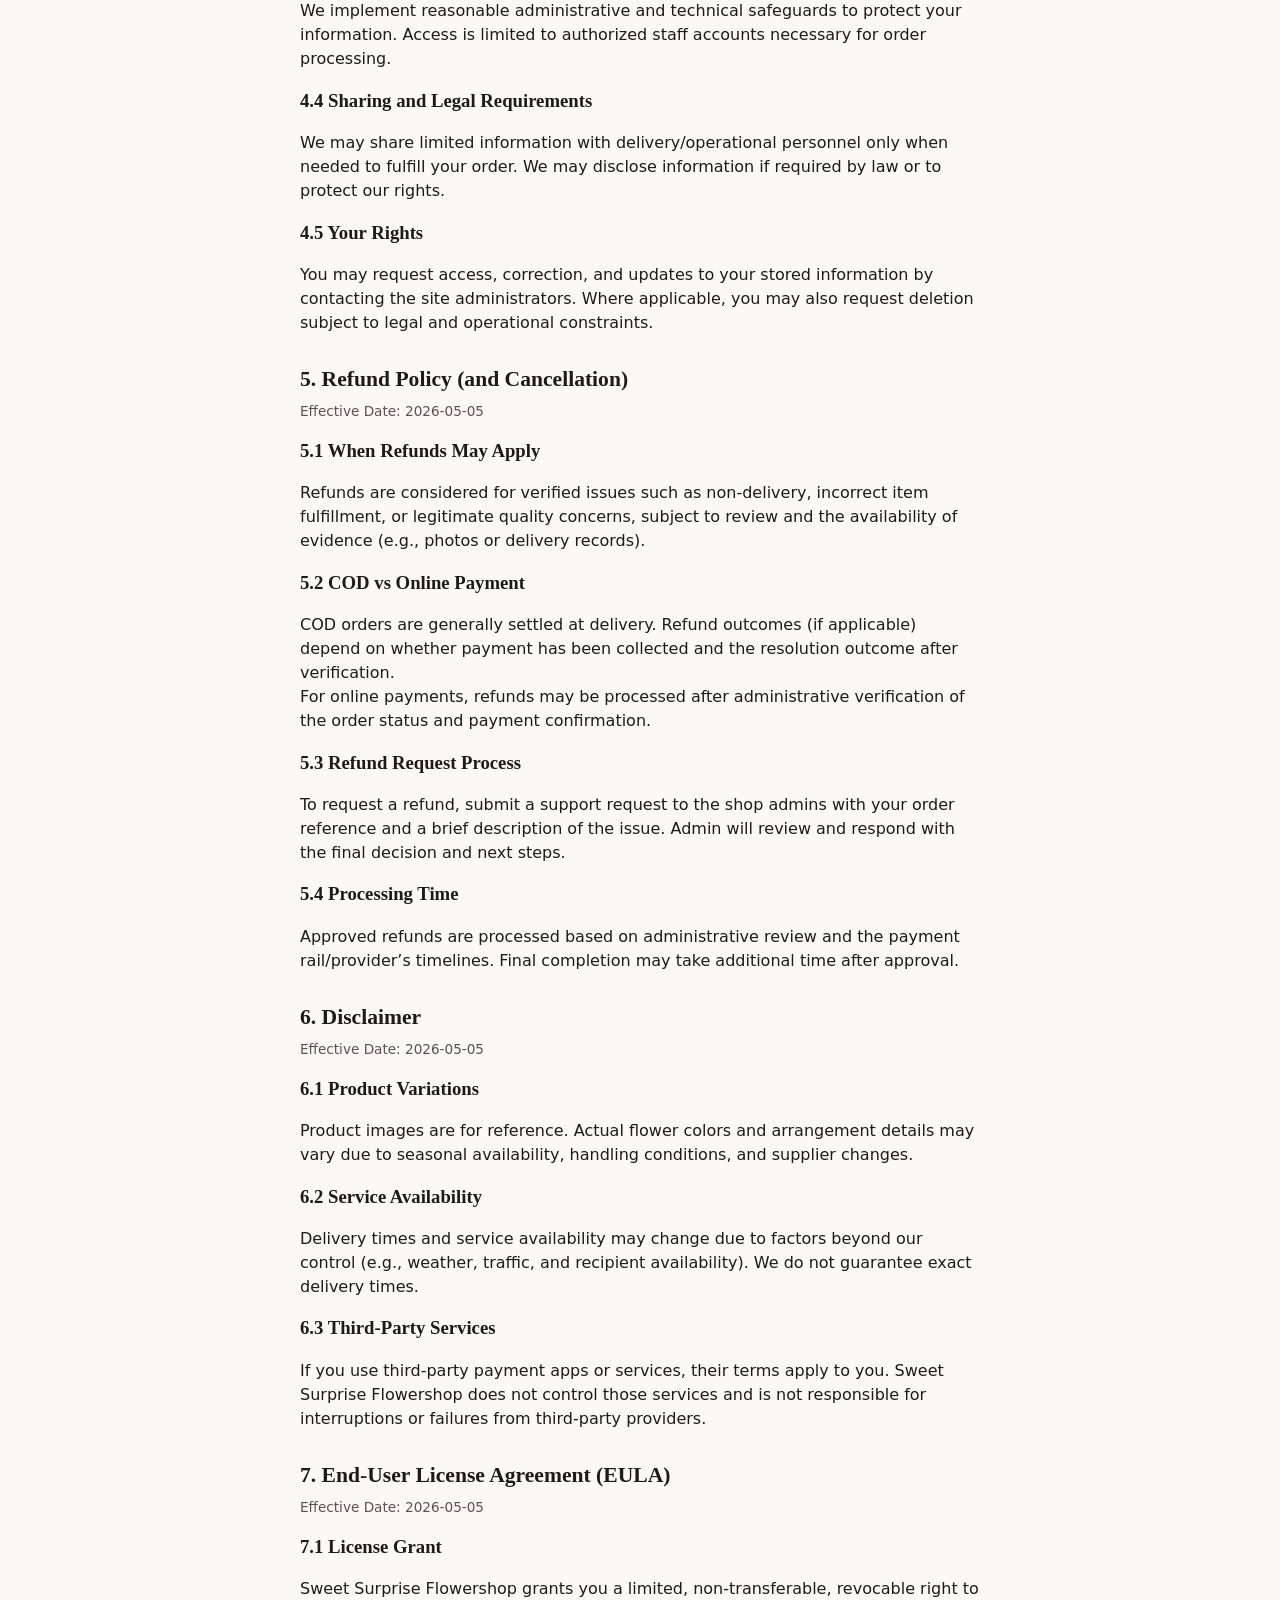
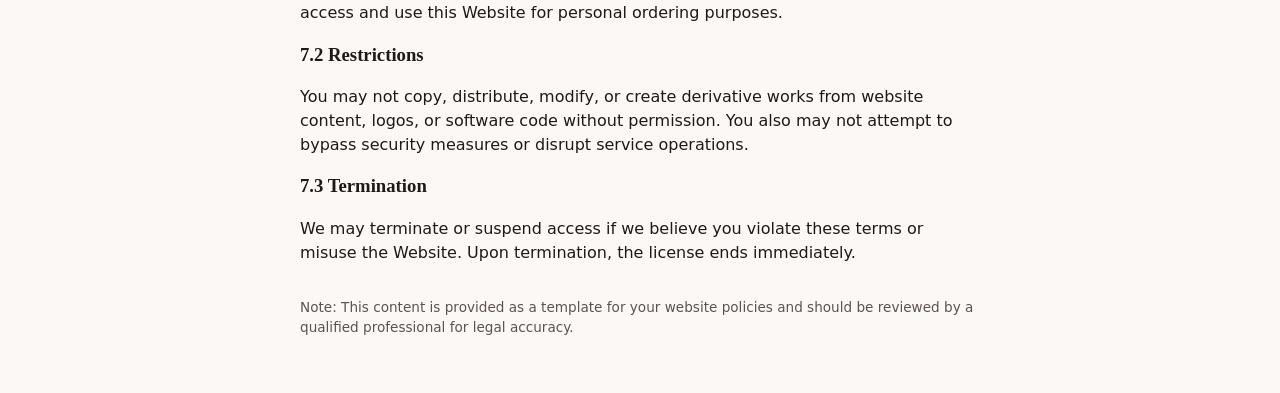
<file: privacy.html>
<!DOCTYPE html>
<html lang="en">
  <head>
    <meta charset="UTF-8" />
    <meta name="viewport" content="width=device-width, initial-scale=1.0" />
    <title>Privacy Policy - Sweet Surprise</title>
    <meta http-equiv="refresh" content="0; url=legal.html#privacy" />
    <link rel="stylesheet" href="css/styles.css" />
  </head>
  <body>
    <main class="about-main">
      <header class="about-hero">
        <p class="eyebrow">Legal</p>
        <h1>Redirecting…</h1>
        <p class="about-lede muted">This page has been consolidated into one Legal page.</p>
      </header>
      <section class="about-section">
        <p>
          If you are not redirected automatically, click
          <a href="legal.html#privacy">here</a>.
        </p>
      </section>
    </main>
  </body>
</html>
</file>
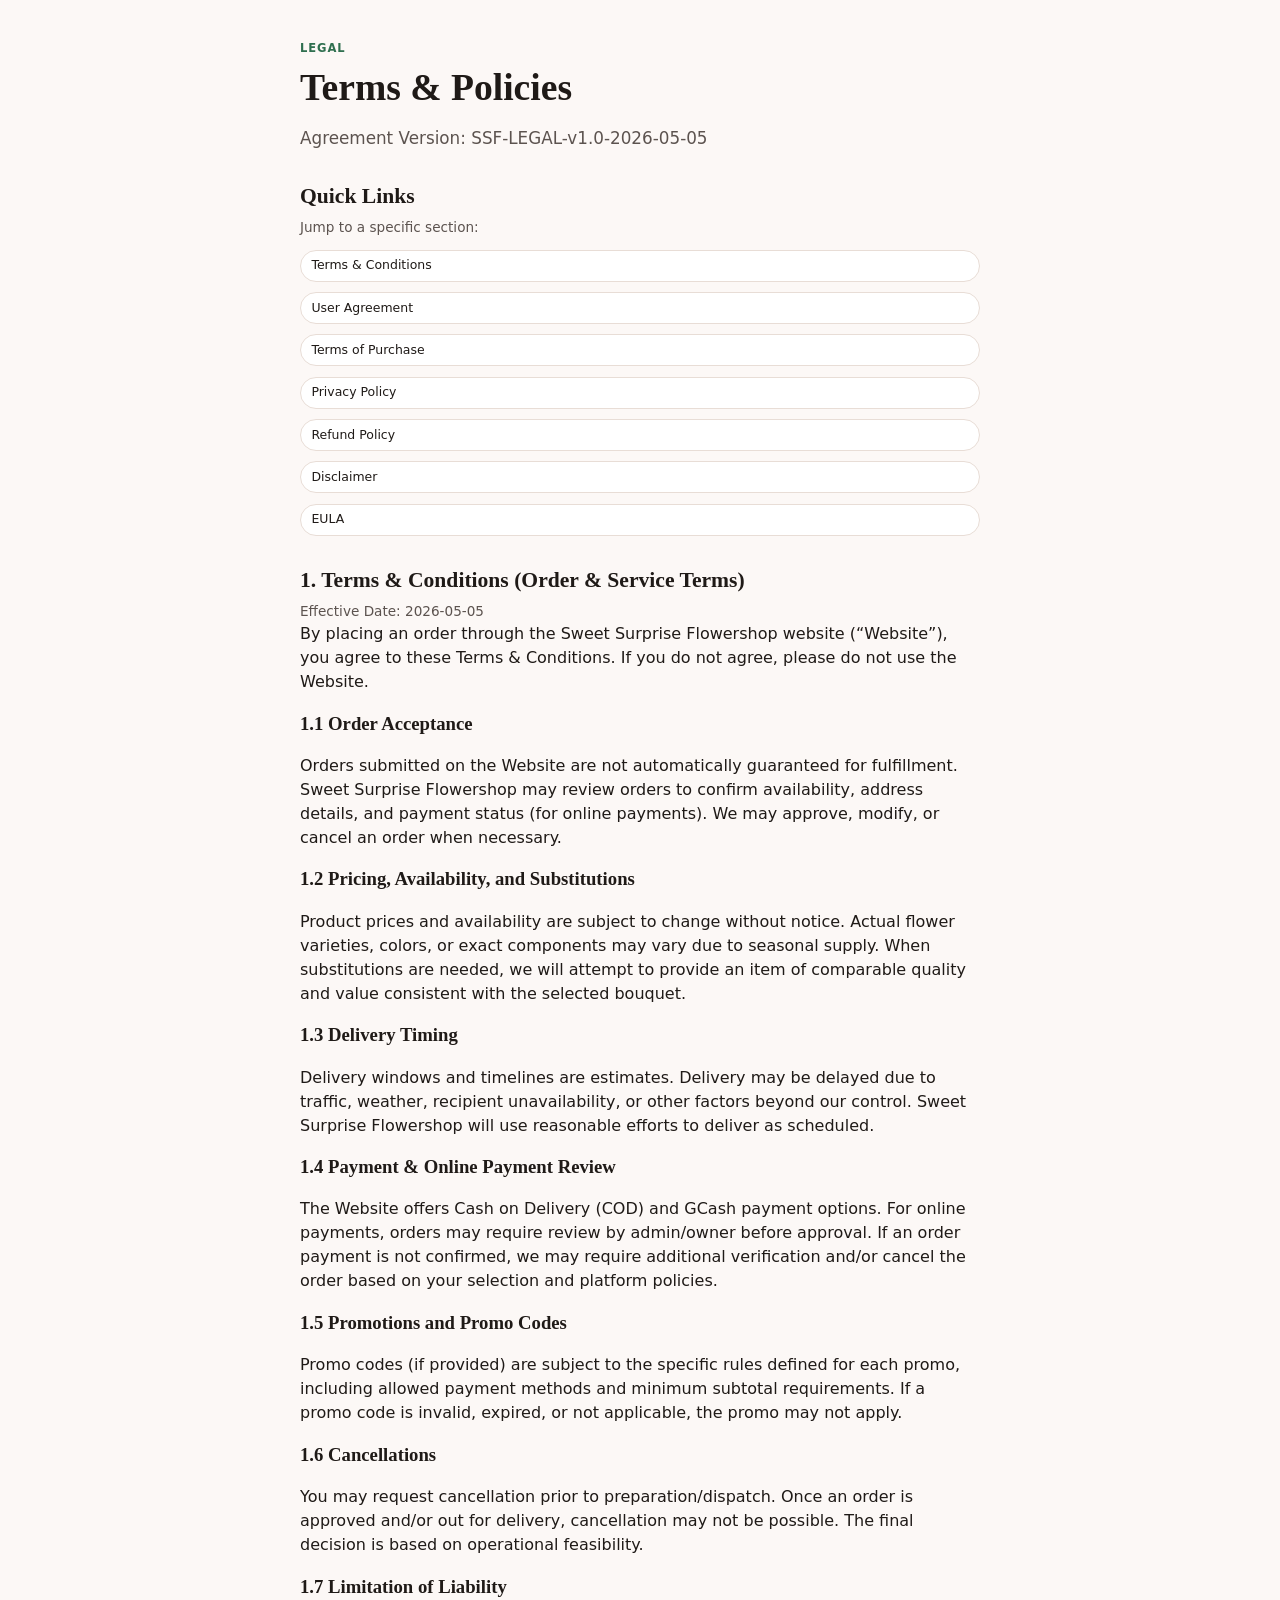
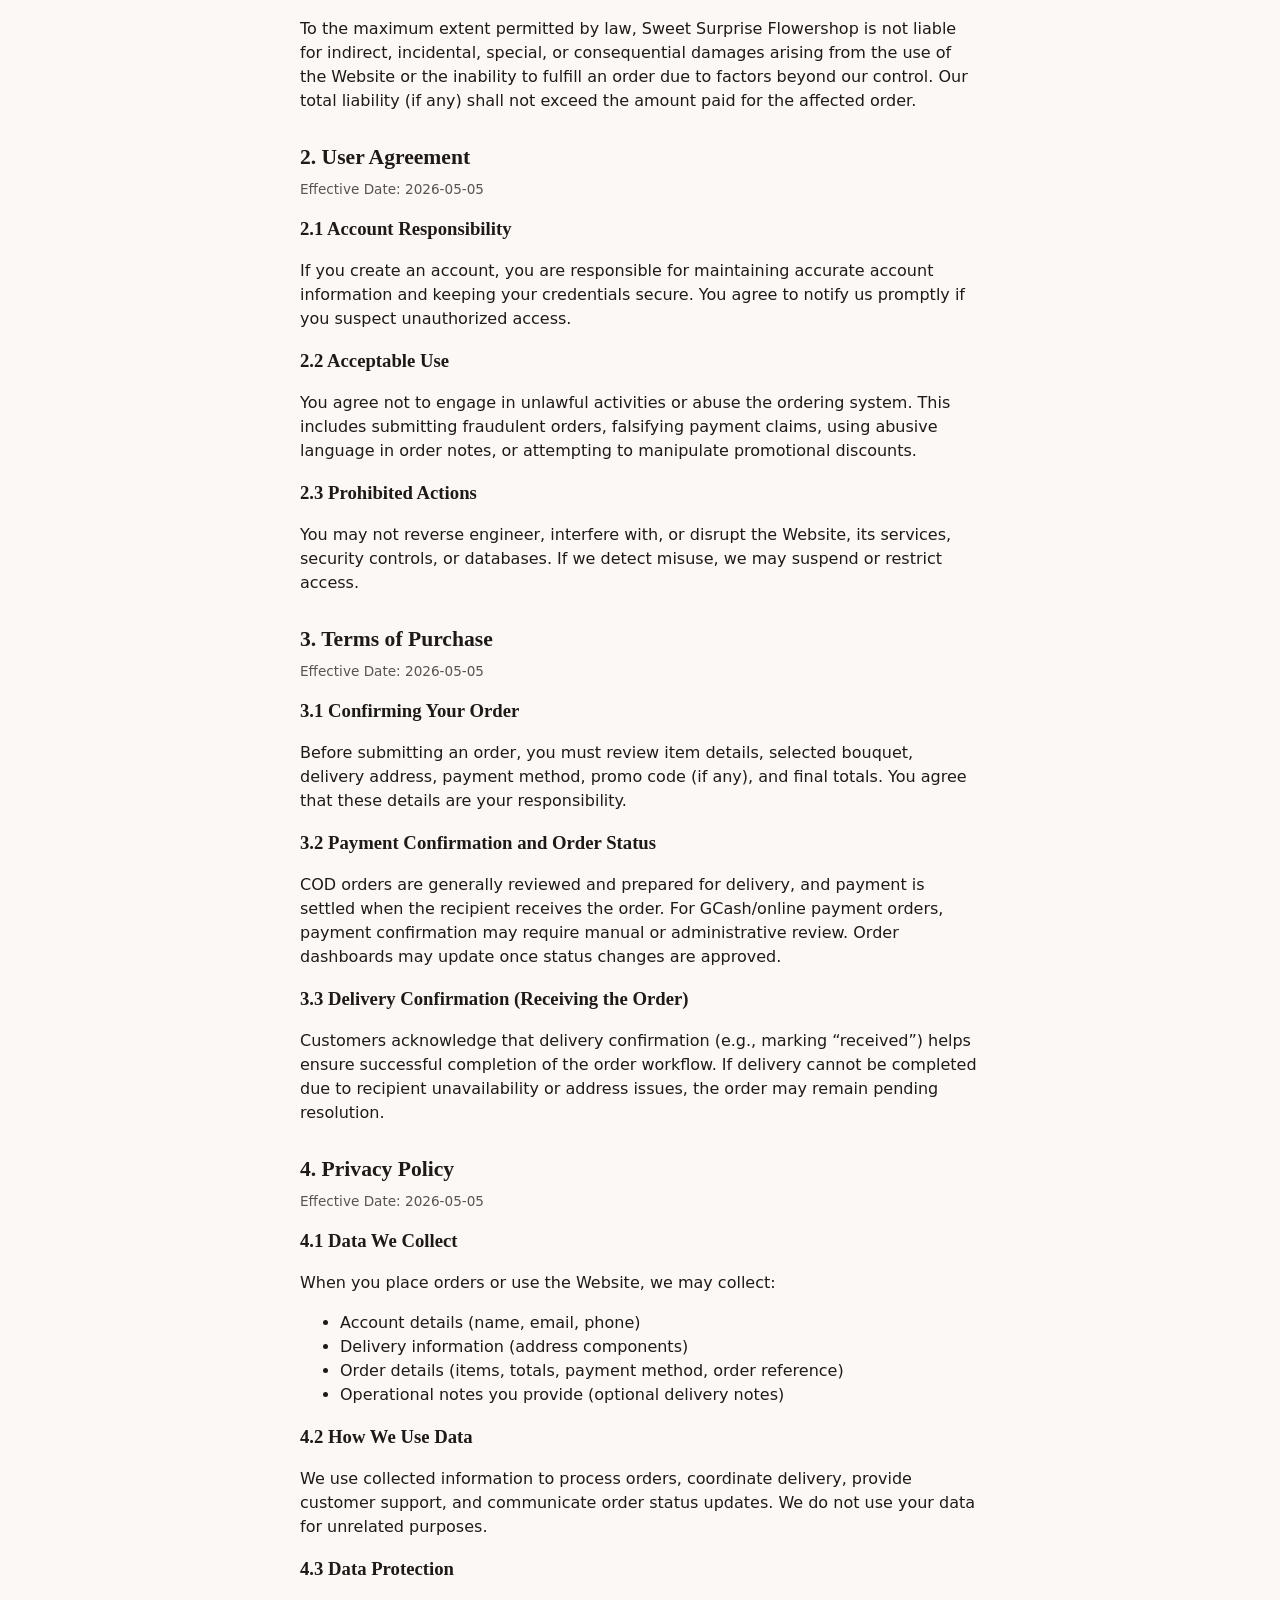
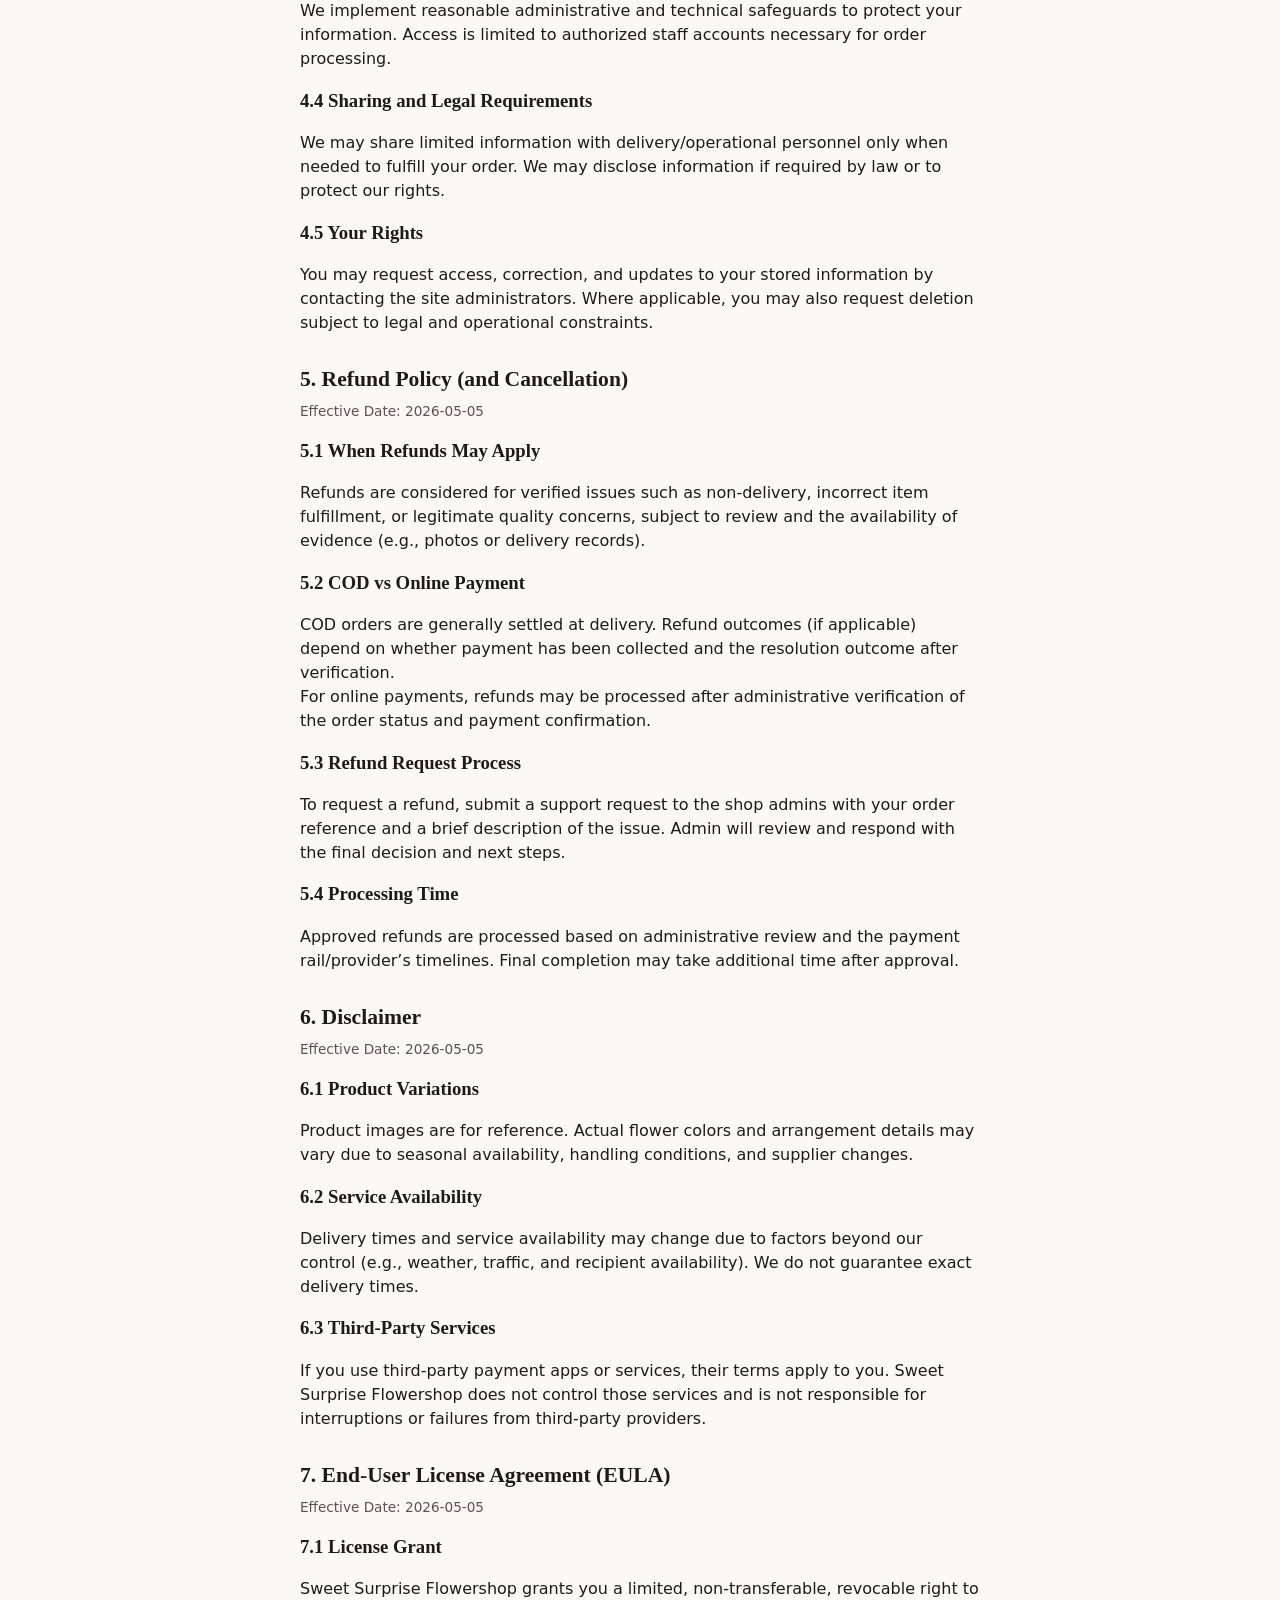
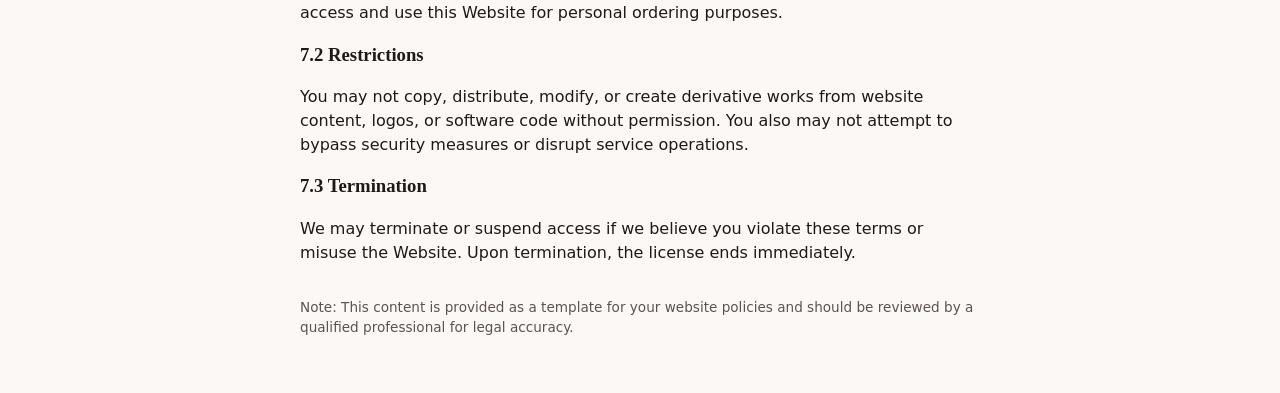
<file: refund-policy.html>
<!DOCTYPE html>
<html lang="en">
  <head>
    <meta charset="UTF-8" />
    <meta name="viewport" content="width=device-width, initial-scale=1.0" />
    <title>Refund & Cancellation Policy - Sweet Surprise</title>
    <meta http-equiv="refresh" content="0; url=legal.html#refund-policy" />
    <link rel="stylesheet" href="css/styles.css" />
  </head>
  <body>
    <main class="about-main">
      <header class="about-hero">
        <p class="eyebrow">Legal</p>
        <h1>Redirecting…</h1>
        <p class="about-lede muted">This page has been consolidated into one Legal page.</p>
      </header>
      <section class="about-section">
        <p>
          If you are not redirected automatically, click
          <a href="legal.html#refund-policy">here</a>.
        </p>
      </section>
    </main>
  </body>
</html>
</file>
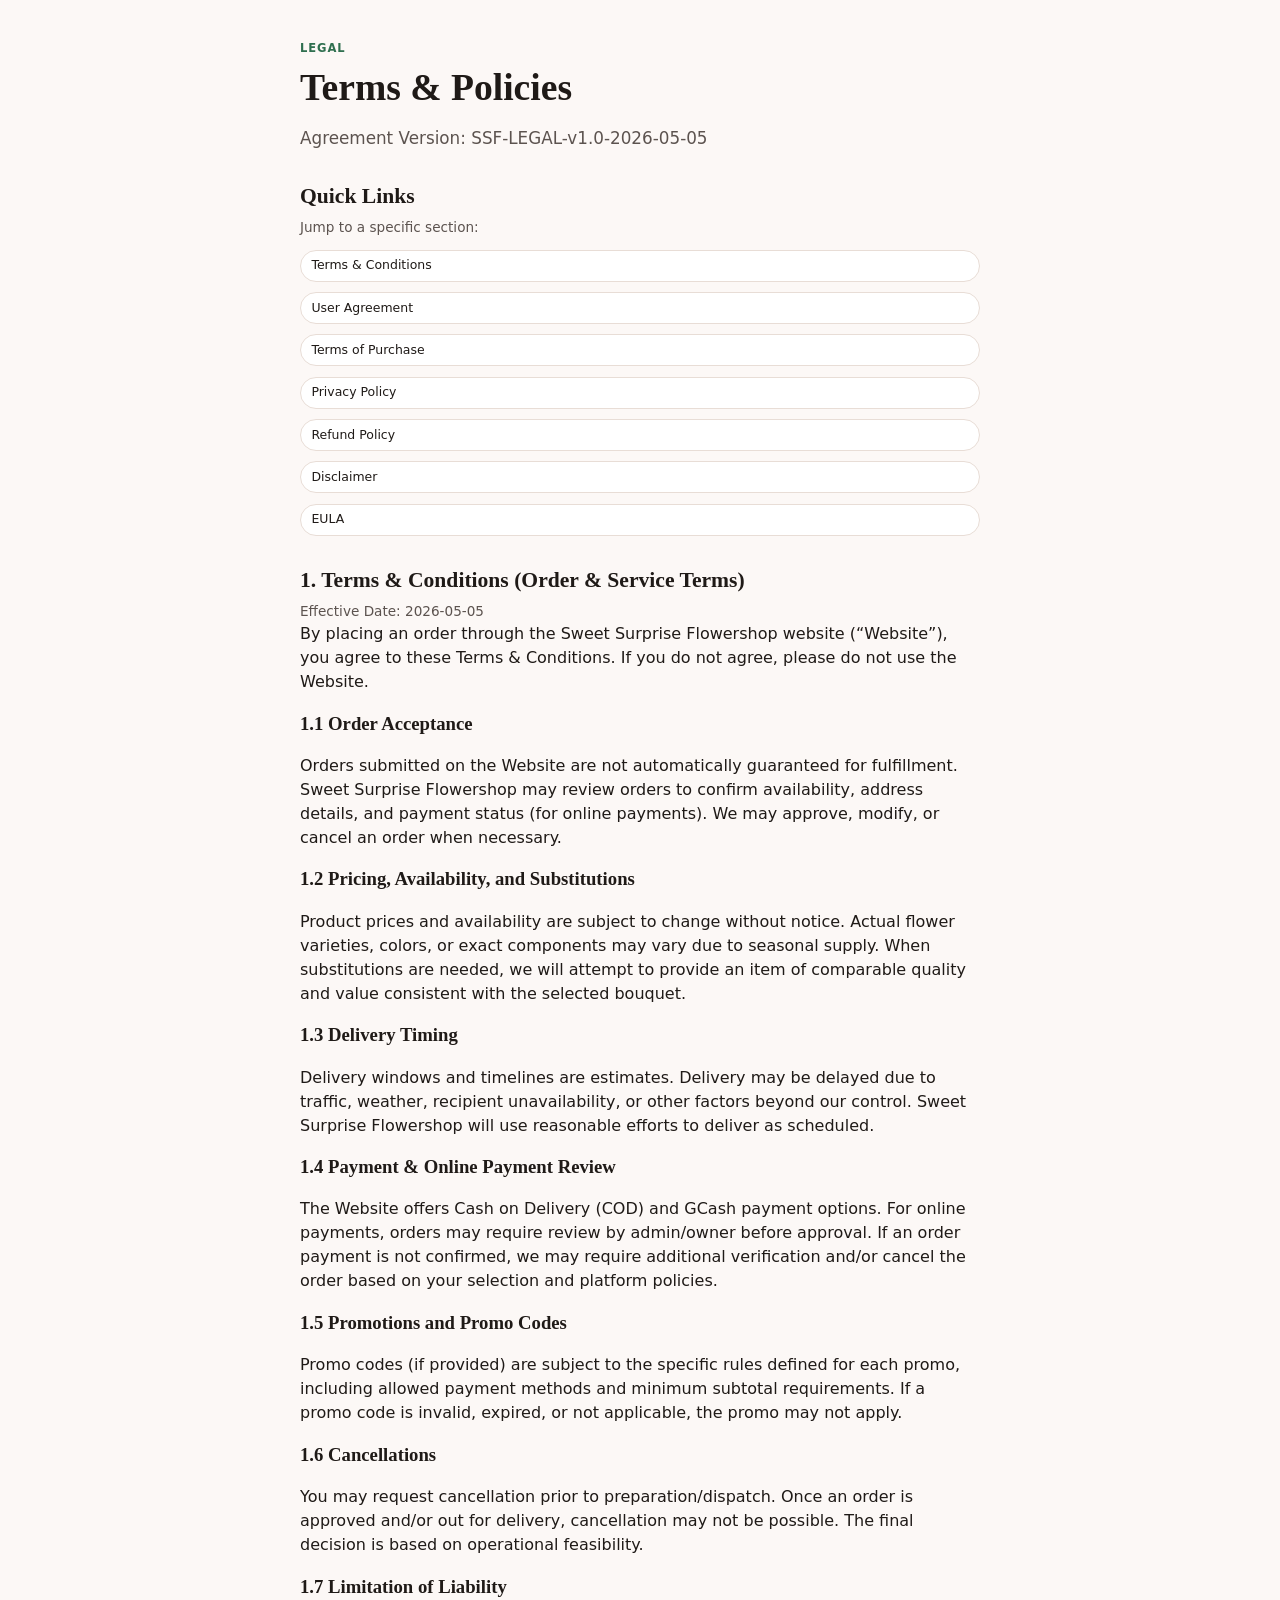
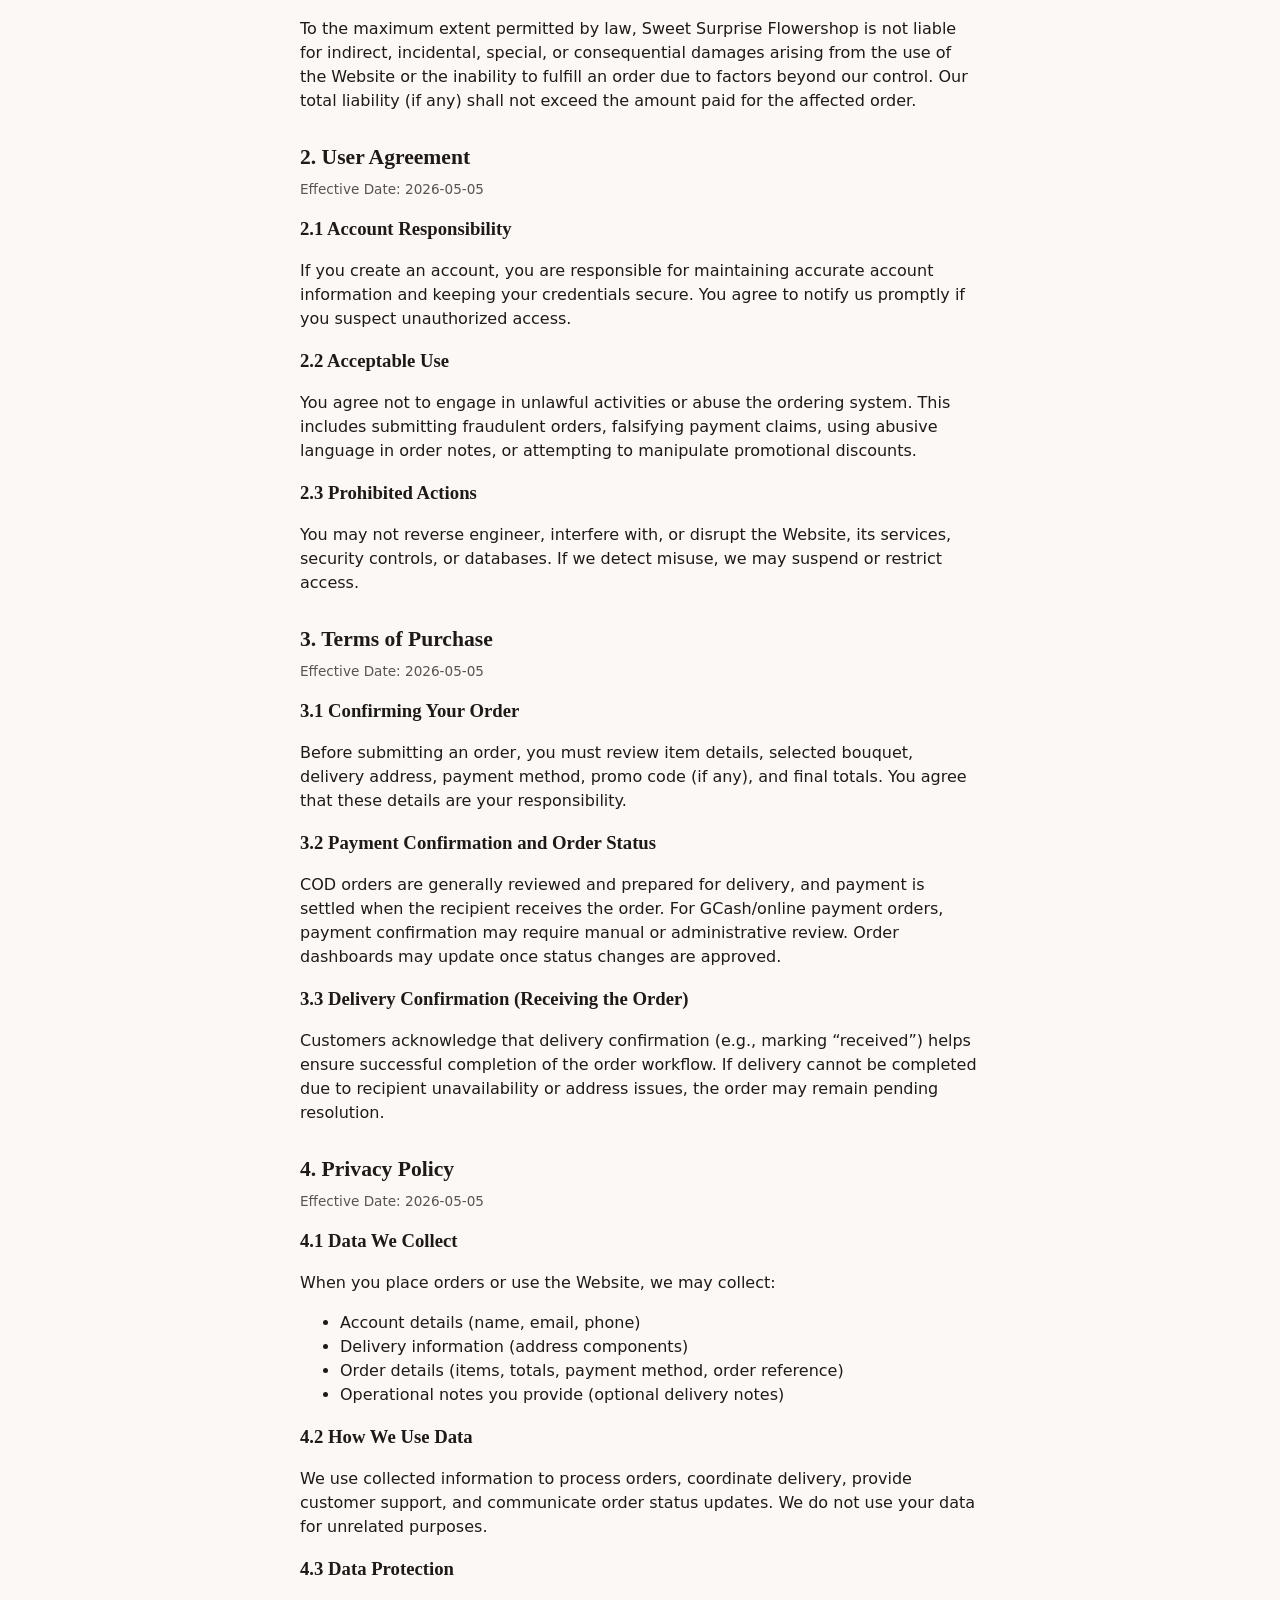
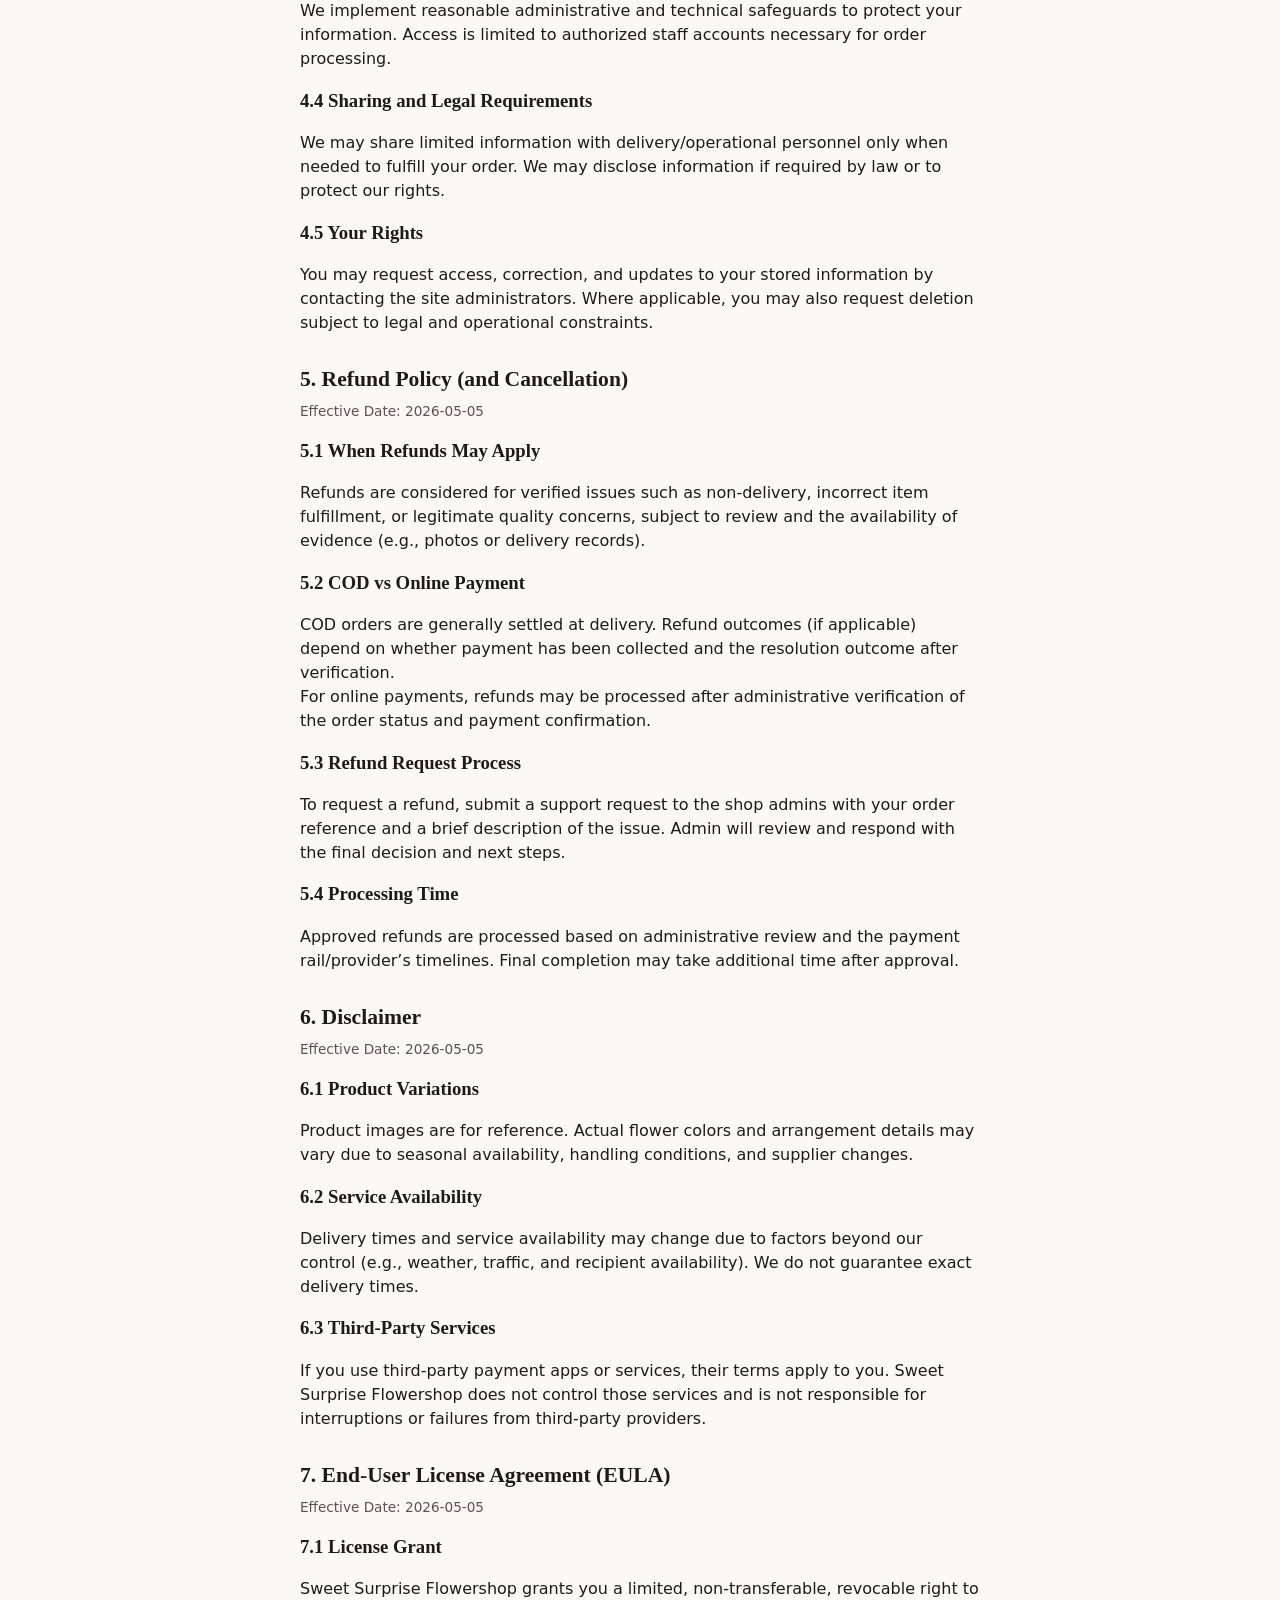
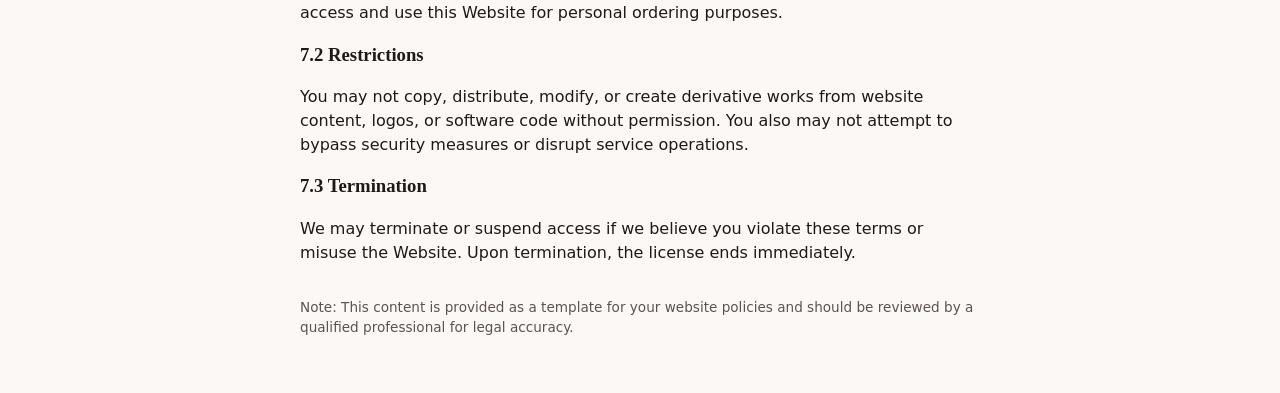
<file: terms-purchase.html>
<!DOCTYPE html>
<html lang="en">
  <head>
    <meta charset="UTF-8" />
    <meta name="viewport" content="width=device-width, initial-scale=1.0" />
    <title>Terms of Purchase - Sweet Surprise</title>
    <meta http-equiv="refresh" content="0; url=legal.html#terms-purchase" />
    <link rel="stylesheet" href="css/styles.css" />
  </head>
  <body>
    <main class="about-main">
      <header class="about-hero">
        <p class="eyebrow">Legal</p>
        <h1>Redirecting…</h1>
        <p class="about-lede muted">This page has been consolidated into one Legal page.</p>
      </header>
      <section class="about-section">
        <p>
          If you are not redirected automatically, click
          <a href="legal.html#terms-purchase">here</a>.
        </p>
      </section>
    </main>
  </body>
</html>
</file>
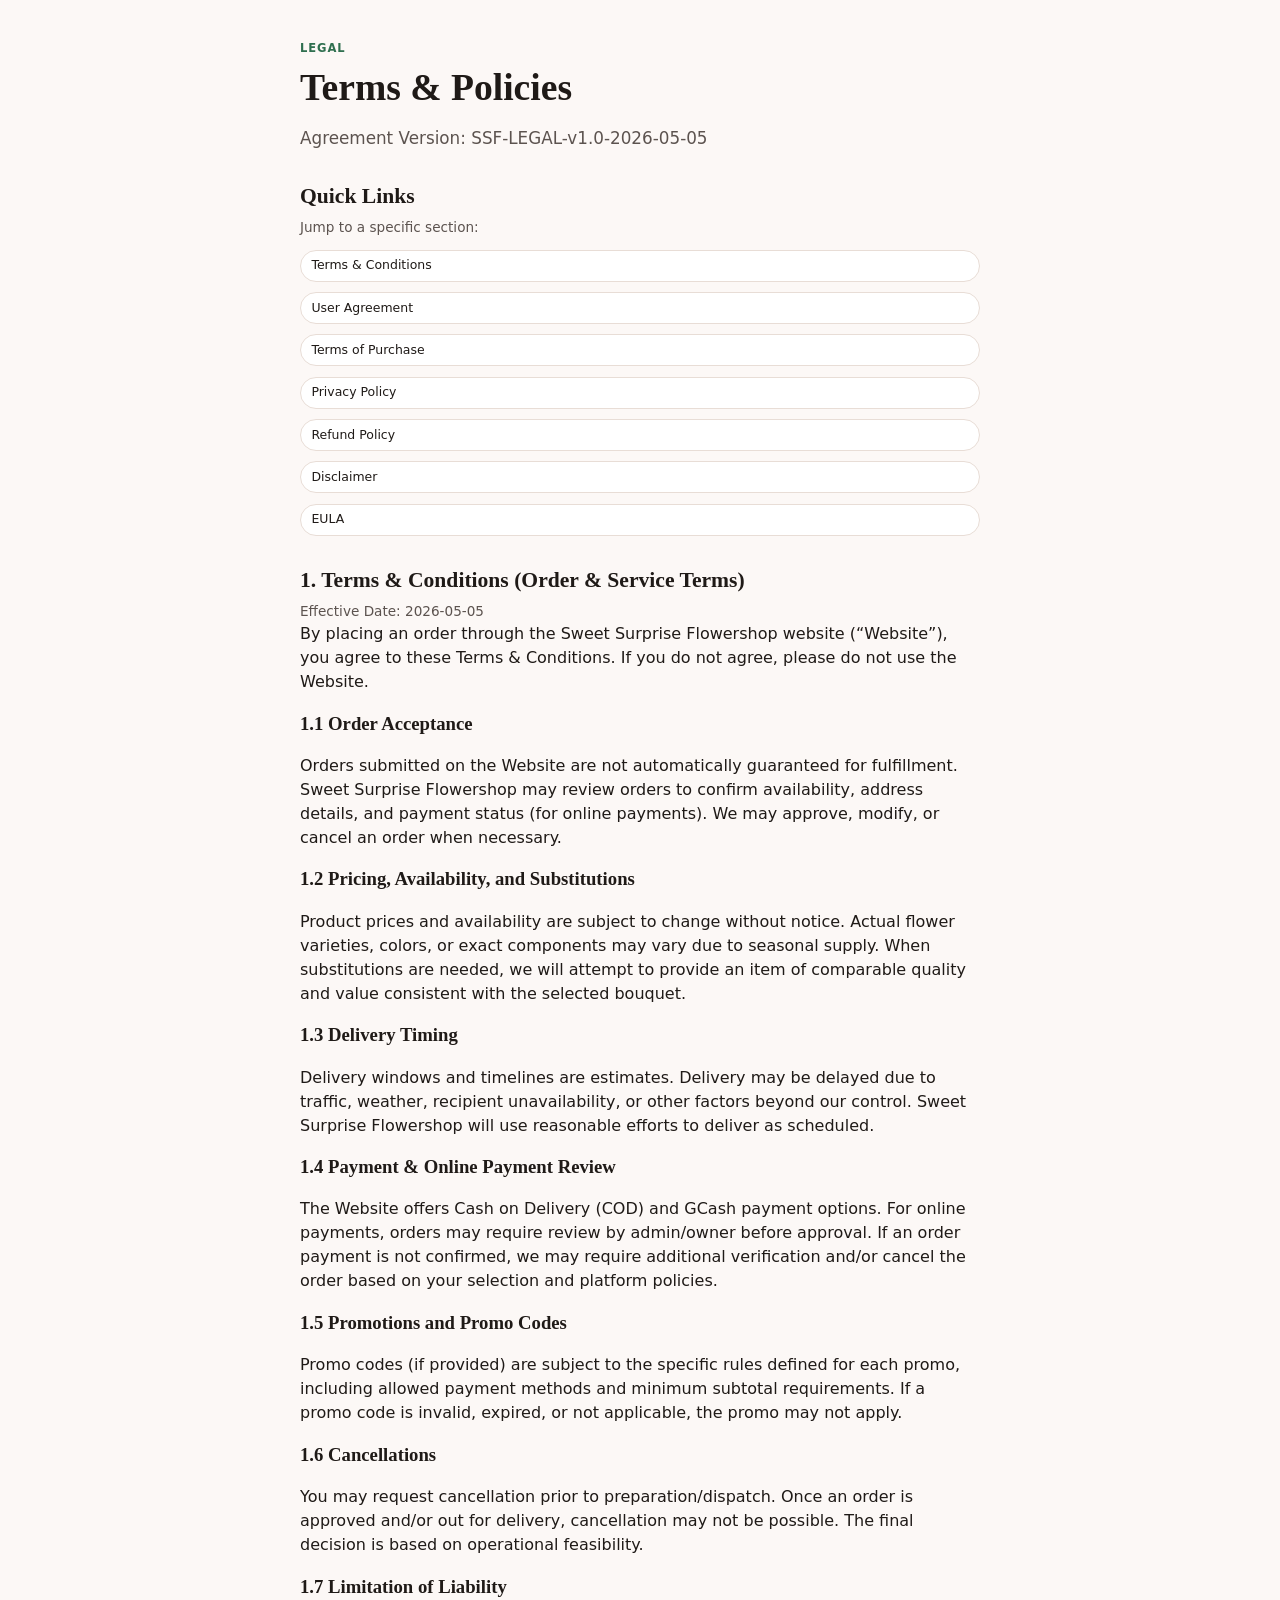
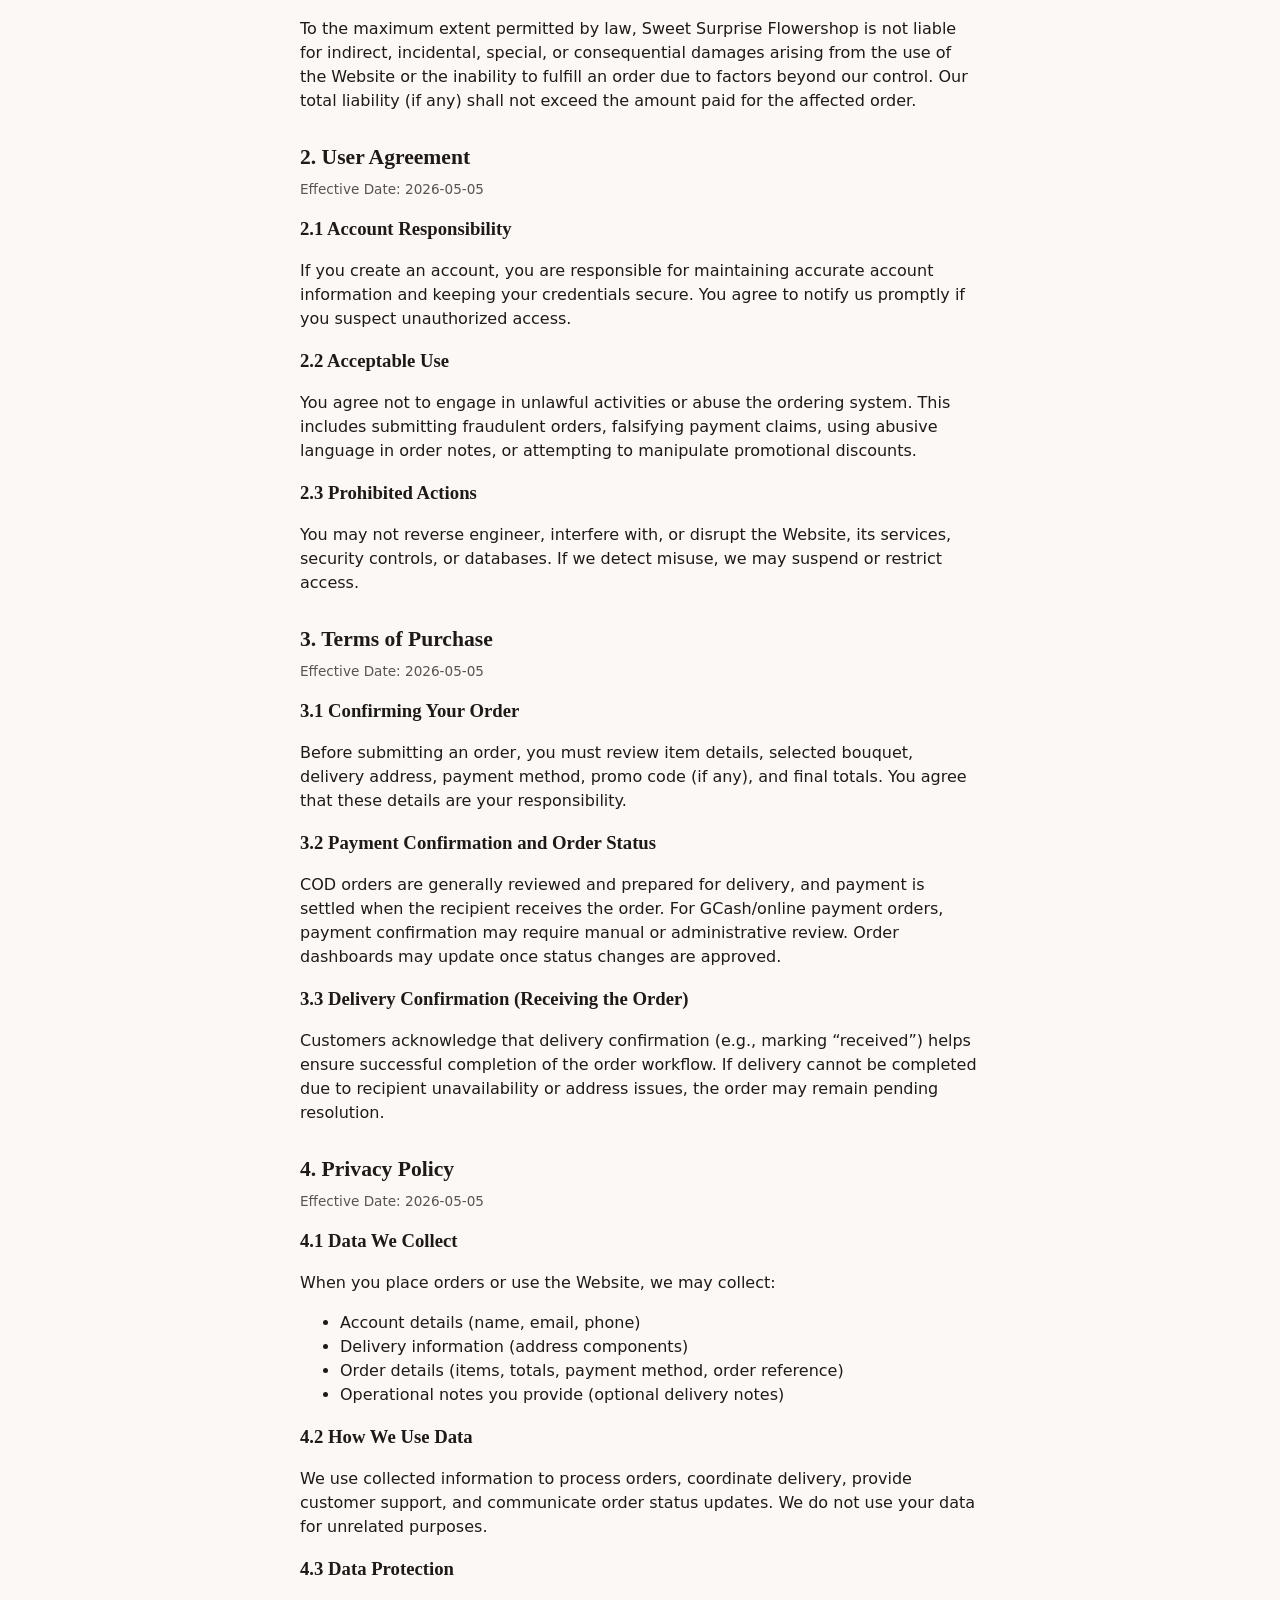
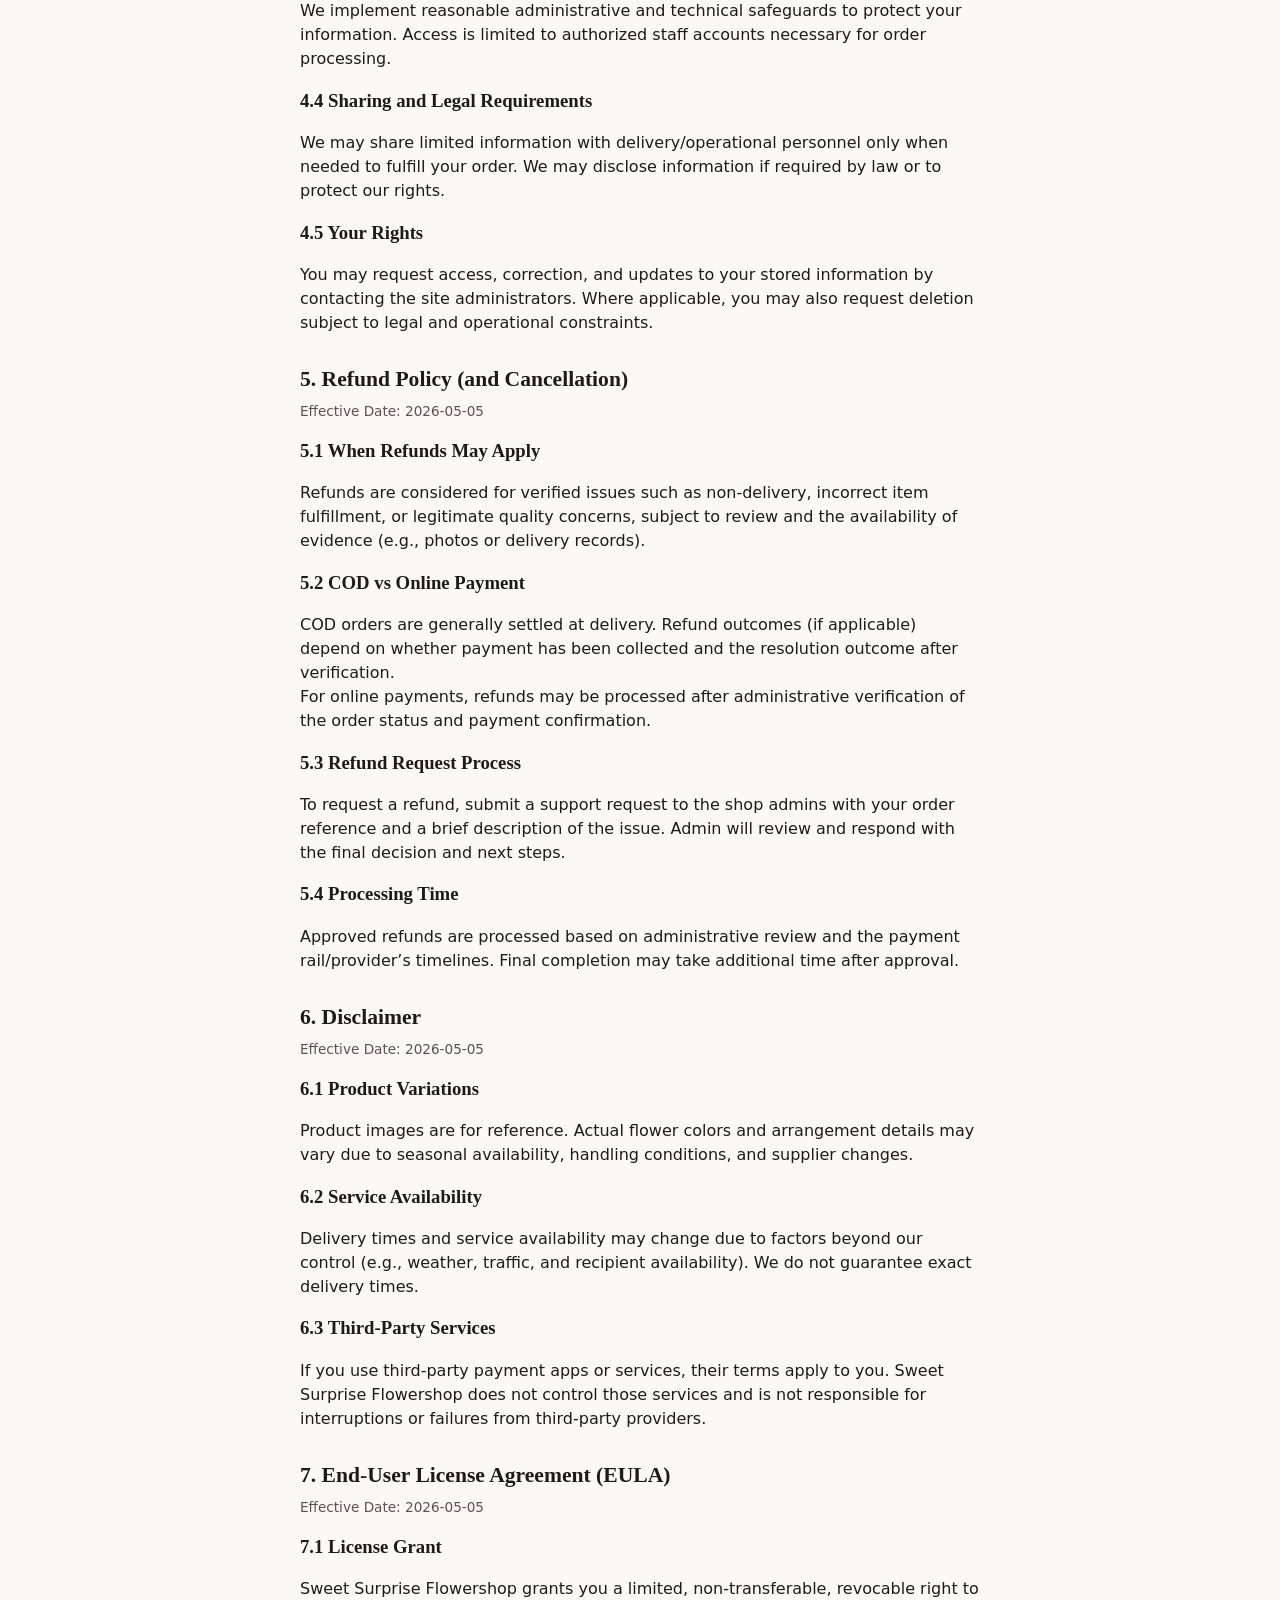
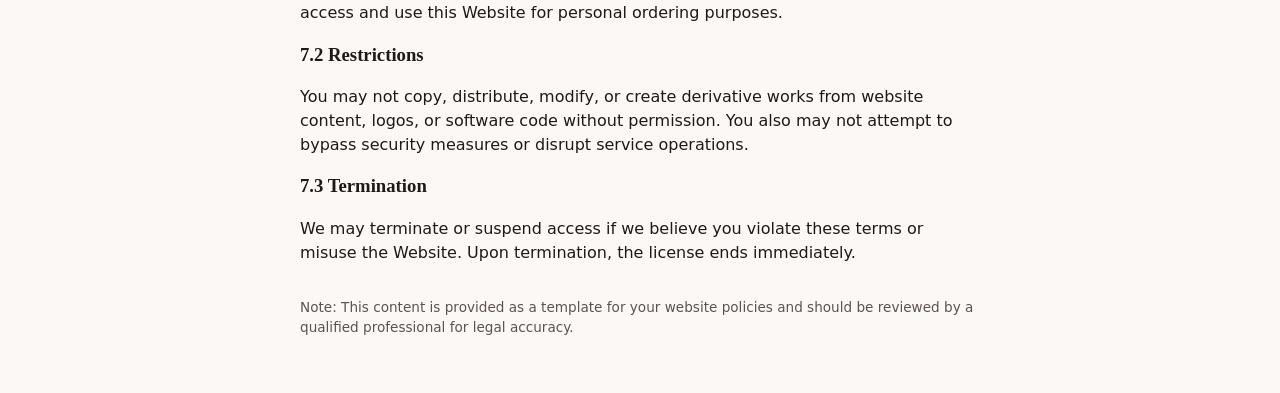
<file: terms.html>
<!DOCTYPE html>
<html lang="en">
  <head>
    <meta charset="UTF-8" />
    <meta name="viewport" content="width=device-width, initial-scale=1.0" />
    <title>Terms & Conditions - Sweet Surprise</title>
    <meta http-equiv="refresh" content="0; url=legal.html#terms" />
    <link rel="stylesheet" href="css/styles.css" />
  </head>
  <body>
    <main class="about-main">
      <header class="about-hero">
        <p class="eyebrow">Legal</p>
        <h1>Redirecting…</h1>
        <p class="about-lede muted">This page has been consolidated into one Legal page.</p>
      </header>
      <section class="about-section">
        <p>
          If you are not redirected automatically, click
          <a href="legal.html#terms">here</a>.
        </p>
      </section>
    </main>
  </body>
</html>
</file>
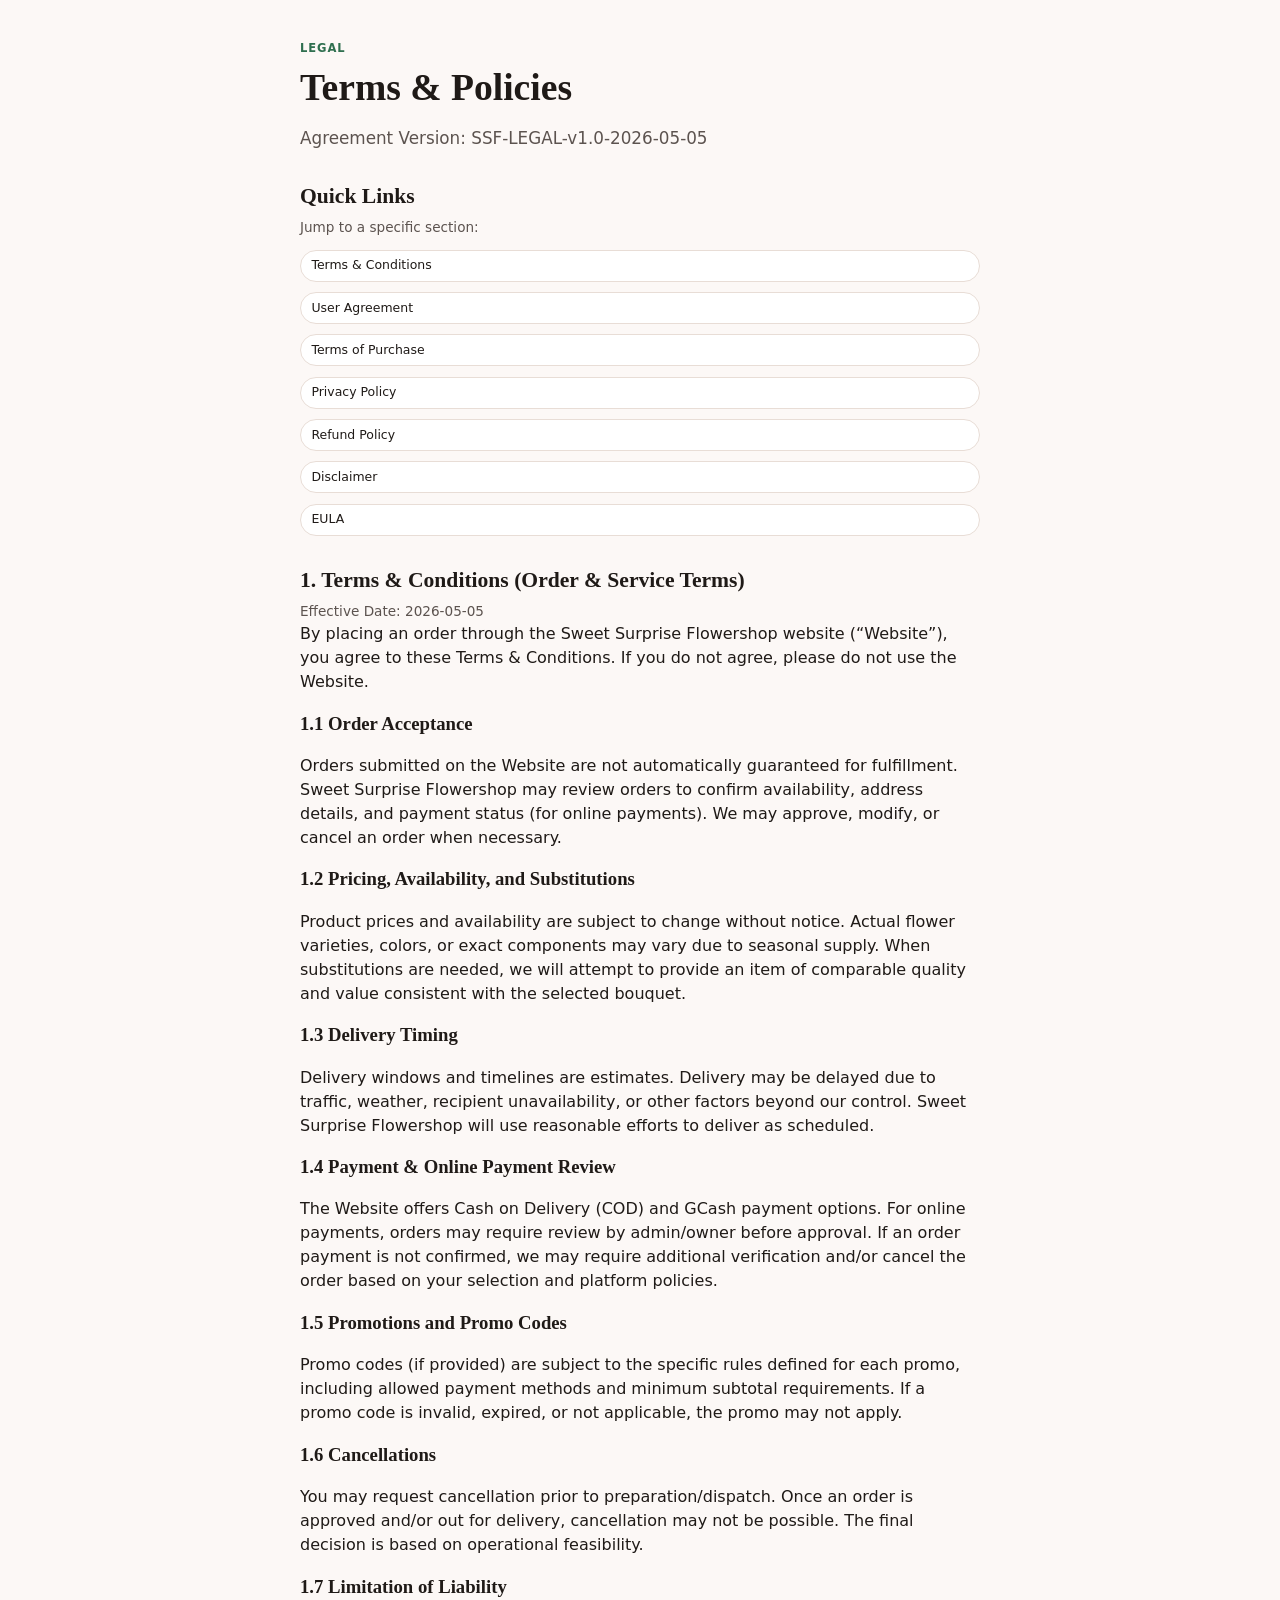
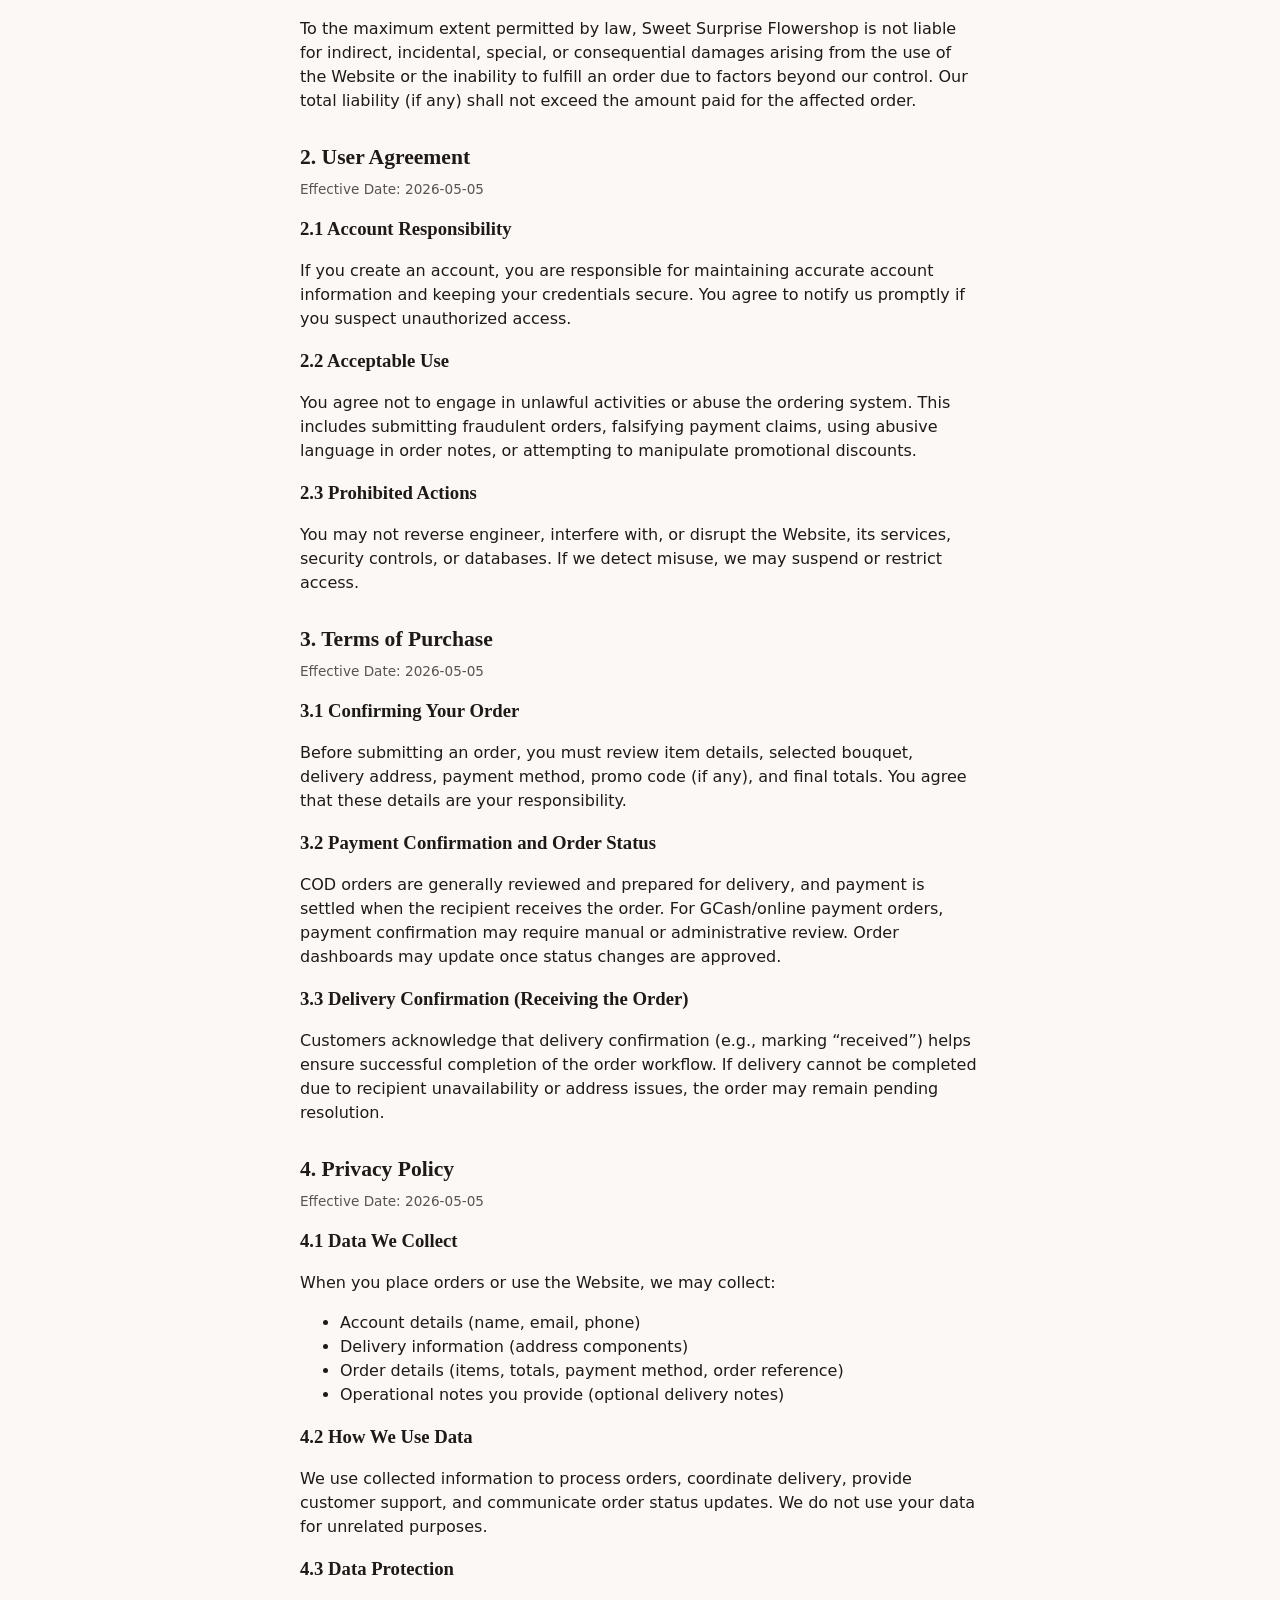
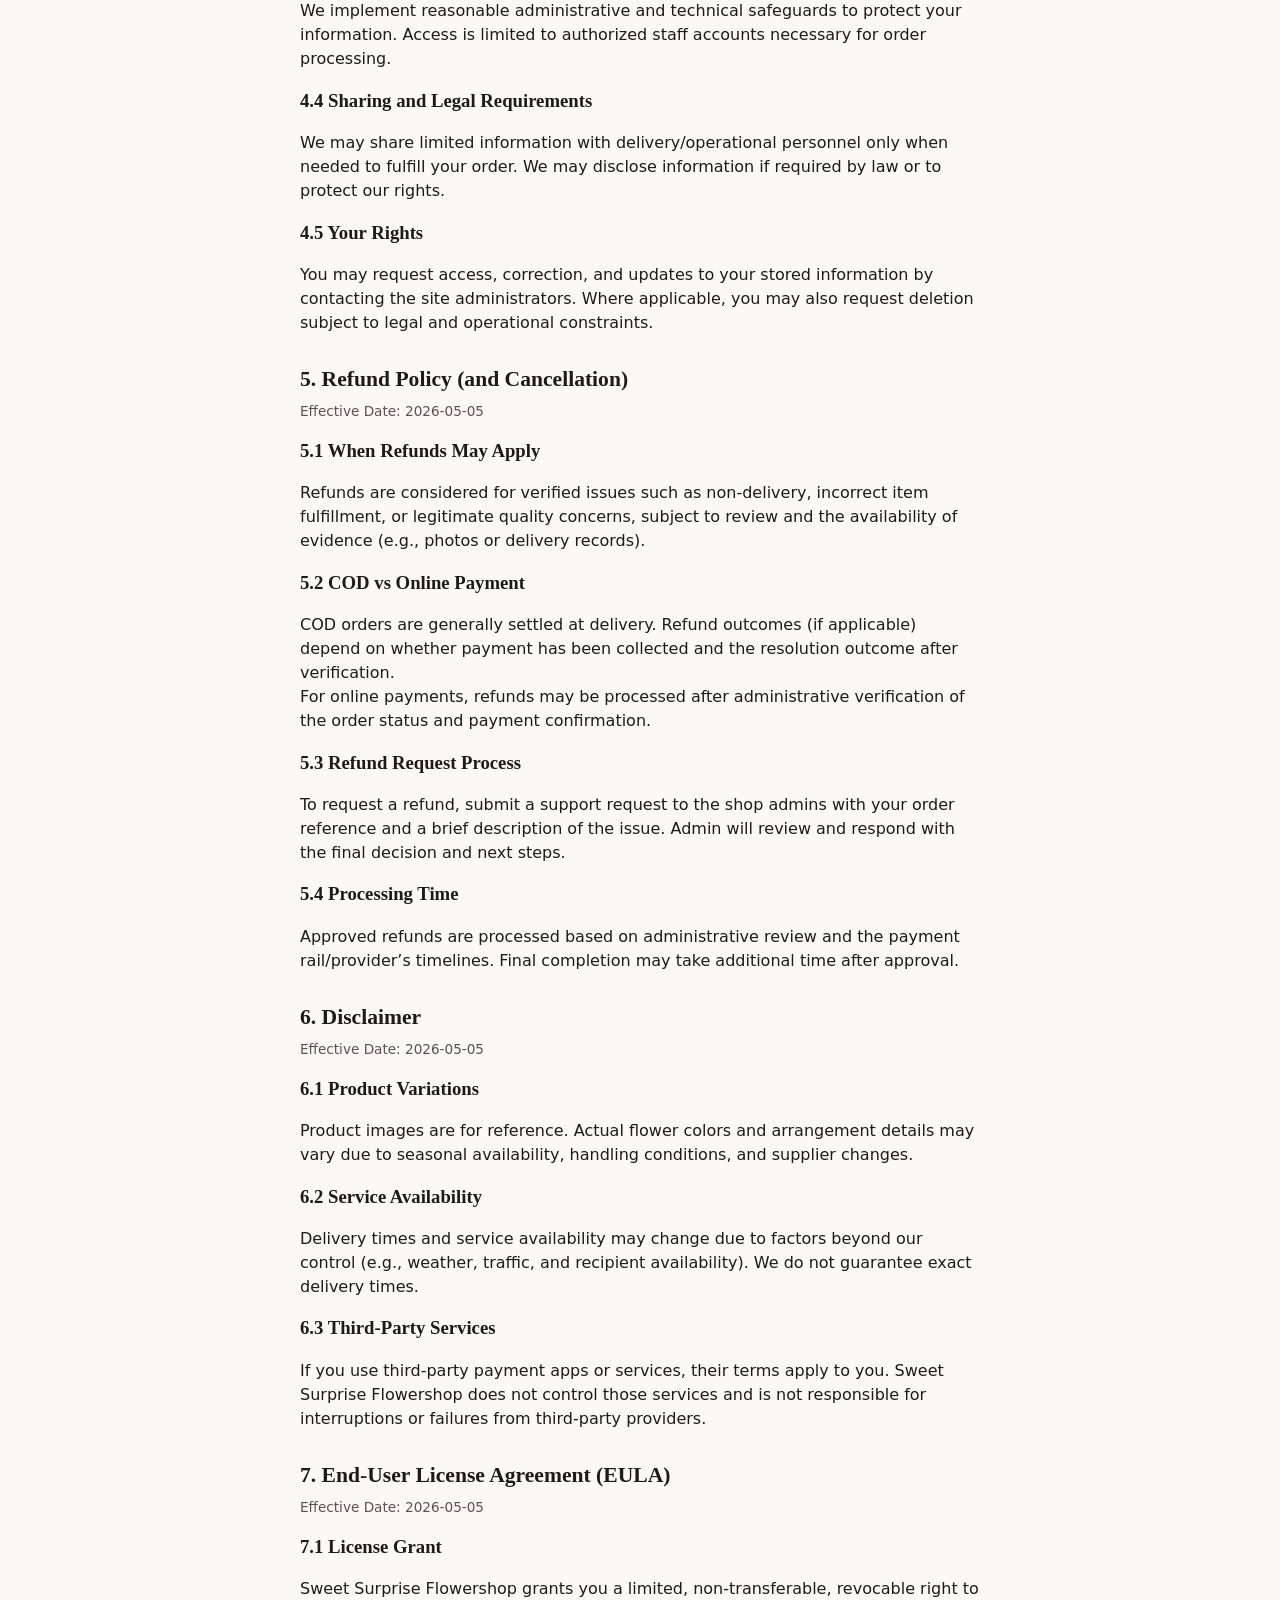
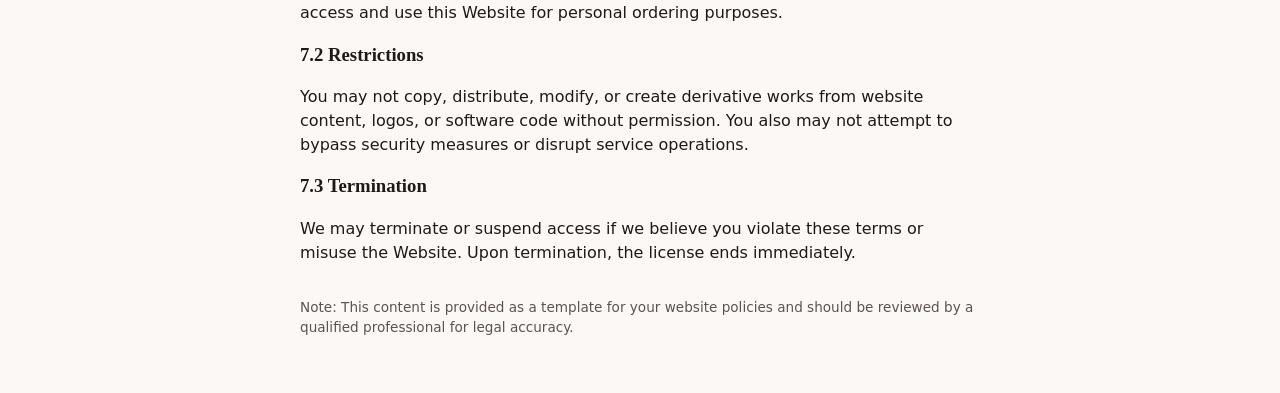
<file: user-agreement.html>
<!DOCTYPE html>
<html lang="en">
  <head>
    <meta charset="UTF-8" />
    <meta name="viewport" content="width=device-width, initial-scale=1.0" />
    <title>User Agreement - Sweet Surprise</title>
    <meta http-equiv="refresh" content="0; url=legal.html#user-agreement" />
    <link rel="stylesheet" href="css/styles.css" />
  </head>
  <body>
    <main class="about-main">
      <header class="about-hero">
        <p class="eyebrow">Legal</p>
        <h1>Redirecting…</h1>
        <p class="about-lede muted">This page has been consolidated into one Legal page.</p>
      </header>
      <section class="about-section">
        <p>
          If you are not redirected automatically, click
          <a href="legal.html#user-agreement">here</a>.
        </p>
      </section>
    </main>
  </body>
</html>
</file>
<file: css/styles.css>
:root {
  color-scheme: light;
  --bg: #fcf8f6;
  --surface: #fff;
  --ink: #1f1a17;
  --muted: #5c534f;
  --rose: #c45b6a;
  --rose-dark: #9e3e4d;
  --leaf: #2f6f4f;
  --cream: #f3e6dc;
  --border: #e8ddd6;
  --shadow: 0 16px 40px rgba(31, 26, 23, 0.08);
  --radius: 14px;
  font-family: "Outfit", system-ui, sans-serif;
}

*,
*::before,
*::after {
  box-sizing: border-box;
}

html {
  scroll-behavior: smooth;
}

body {
  margin: 0;
  background: var(--bg);
  color: var(--ink);
  line-height: 1.5;
}

h1,
h2,
h3 {
  font-family: "Fraunces", Georgia, serif;
  font-weight: 600;
  line-height: 1.2;
}

img {
  max-width: 100%;
  display: block;
}

a {
  color: var(--rose-dark);
}

.site-header {
  position: sticky;
  top: 0;
  z-index: 30;
  background: rgba(252, 248, 246, 0.92);
  backdrop-filter: blur(10px);
  border-bottom: 1px solid var(--border);
}

.site-header .inner {
  max-width: 1120px;
  margin: 0 auto;
  padding: 0.75rem 1.25rem;
  display: flex;
  align-items: center;
  justify-content: space-between;
  gap: 1rem;
}

.brand {
  display: flex;
  align-items: center;
  gap: 0.65rem;
  text-decoration: none;
  color: inherit;
}

.brand-logo {
  width: 52px;
  height: 52px;
  object-fit: cover;
  border-radius: 12px;
  border: 1px solid var(--border);
}

.brand-word {
  font-family: "Fraunces", Georgia, serif;
  font-weight: 600;
  font-size: 1.05rem;
  max-width: 12rem;
}

.nav {
  display: flex;
  align-items: center;
  gap: 1rem;
  flex-wrap: wrap;
}

.nav a {
  text-decoration: none;
  font-weight: 500;
  color: var(--ink);
}

.nav a:hover {
  color: var(--rose-dark);
}

.cart-toggle {
  border: 1px solid var(--border);
  background: var(--surface);
  padding: 0.45rem 0.75rem;
  border-radius: 999px;
  font: inherit;
  cursor: pointer;
  display: inline-flex;
  align-items: center;
  gap: 0.4rem;
}

.cart-count {
  background: var(--rose);
  color: #fff;
  min-width: 1.35rem;
  height: 1.35rem;
  border-radius: 999px;
  font-size: 0.75rem;
  display: inline-flex;
  align-items: center;
  justify-content: center;
  font-weight: 600;
}

.hero {
  max-width: 1120px;
  margin: 0 auto;
  padding: 2.5rem 1.25rem 3rem;
  display: grid;
  gap: 2rem;
  grid-template-columns: 1fr;
}

@media (min-width: 880px) {
  .hero {
    grid-template-columns: 1.1fr 0.9fr;
    align-items: center;
  }
}

.eyebrow {
  text-transform: uppercase;
  letter-spacing: 0.08em;
  font-size: 0.72rem;
  color: var(--leaf);
  font-weight: 600;
  margin: 0 0 0.5rem;
}

.hero h1 {
  font-size: clamp(2rem, 4vw, 2.75rem);
  margin: 0 0 1rem;
}

.lede {
  color: var(--muted);
  max-width: 36ch;
  margin: 0 0 1.25rem;
}

.cta {
  display: inline-block;
  padding: 0.65rem 1.25rem;
  border-radius: 999px;
  background: linear-gradient(135deg, var(--rose), var(--rose-dark));
  color: #fff;
  text-decoration: none;
  font-weight: 600;
  box-shadow: var(--shadow);
}

.cta:hover {
  filter: brightness(1.05);
}

.hero-art {
  min-height: clamp(220px, 34vw, 320px);
}

.story {
  background: var(--surface);
  border-block: 1px solid var(--border);
}

.story-inner {
  max-width: 720px;
  margin: 0 auto;
  padding: 2.25rem 1.25rem;
}

.shop {
  max-width: 1120px;
  margin: 0 auto;
  padding: 2.5rem 1.25rem 4rem;
}

.showcase-carousel {
  position: relative;
  width: 100%;
  height: 100%;
  min-height: clamp(220px, 34vw, 320px);
  background: var(--cream);
  border-radius: var(--radius);
  border: 1px solid var(--border);
  overflow: hidden;
}

#showcase-image {
  width: 100%;
  height: 100%;
  object-fit: cover;
  object-position: center;
}

.shop-head h2 {
  margin: 0 0 0.35rem;
}

.muted {
  color: var(--muted);
  margin: 0;
}

.products {
  display: grid;
  gap: 1.35rem;
  grid-template-columns: 1fr;
}

@media (min-width: 640px) {
  .products {
    grid-template-columns: repeat(2, 1fr);
  }
}

@media (min-width: 1024px) {
  .products {
    grid-template-columns: repeat(3, 1fr);
  }
}

.product-card {
  background: var(--surface);
  border-radius: var(--radius);
  border: 1px solid var(--border);
  overflow: hidden;
  display: flex;
  flex-direction: column;
  box-shadow: var(--shadow);
}

.product-gallery {
  position: relative;
  background: var(--cream);
  aspect-ratio: 4 / 3;
}

.product-image {
  width: 100%;
  height: 100%;
  object-fit: cover;
}

.gallery-nav {
  position: absolute;
  top: 50%;
  translate: 0 -50%;
  border: none;
  width: 2rem;
  height: 2rem;
  border-radius: 999px;
  background: rgba(255, 255, 255, 0.9);
  cursor: pointer;
  font-size: 1.25rem;
  line-height: 1;
  display: grid;
  place-items: center;
  box-shadow: 0 2px 10px rgba(0, 0, 0, 0.12);
}

.gallery-nav.prev {
  left: 0.45rem;
}

.gallery-nav.next {
  right: 0.45rem;
}

.gallery-dots {
  position: absolute;
  bottom: 0.55rem;
  left: 50%;
  translate: -50%;
  display: flex;
  gap: 0.35rem;
}

.gallery-dot {
  width: 6px;
  height: 6px;
  border-radius: 999px;
  background: rgba(255, 255, 255, 0.55);
  border: 1px solid rgba(31, 26, 23, 0.2);
}

.gallery-dot.active {
  background: #fff;
  border-color: var(--rose-dark);
}

.product-body {
  padding: 1rem 1.1rem 1.25rem;
  flex: 1;
  display: flex;
  flex-direction: column;
}

.product-title {
  margin: 0 0 0.35rem;
  font-size: 1.15rem;
}

.product-desc {
  margin: 0;
  font-size: 0.92rem;
  color: var(--muted);
  white-space: pre-line;
}

.product-variant-wrap {
  margin-top: 0.75rem;
}

.product-variant-wrap.hidden,
.product-option-wrap.hidden {
  display: none;
}

.product-option-wrap {
  margin-top: 0.75rem;
}

.variant-label {
  display: block;
  font-weight: 500;
  font-size: 0.85rem;
  margin-bottom: 0.35rem;
}

.variant-options {
  display: flex;
  flex-wrap: wrap;
  gap: 0.4rem;
}

.variant-chip {
  border: 1px solid var(--border);
  background: var(--bg);
  border-radius: 999px;
  padding: 0.35rem 0.65rem;
  cursor: pointer;
  font-size: 0.85rem;
}

.variant-chip.selected {
  border-color: var(--rose);
  background: rgba(196, 91, 106, 0.1);
}

.auth-btn {
  padding: 0.35rem 0.65rem;
}

.auth-status {
  white-space: nowrap;
}

.admin-pill {
  border: 1px solid rgba(47, 111, 79, 0.4);
  background: rgba(47, 111, 79, 0.12);
  color: var(--leaf);
  border-radius: 999px;
  padding: 0.1rem 0.45rem;
  font-size: 0.74rem;
  font-weight: 600;
}

.auth-message {
  min-height: 1.25rem;
  margin: 0.3rem 0 0.35rem;
}

.auth-dialog {
  border: 1px solid var(--border);
  background:
    radial-gradient(circle at 90% 0%, rgba(47, 111, 79, 0.08), transparent 42%),
    radial-gradient(circle at 0% 100%, rgba(196, 91, 106, 0.1), transparent 40%),
    var(--surface);
}

.auth-dialog h2 {
  color: var(--rose-dark);
}

.auth-dialog .checkout-actions {
  margin-top: 0.85rem;
}

.auth-switch-line {
  margin: 0.65rem 0 0;
  display: flex;
  align-items: center;
  gap: 0.35rem;
  color: var(--muted);
}

.auth-switch-btn {
  border: none;
  background: transparent;
  color: var(--rose-dark);
  text-decoration: underline;
  text-underline-offset: 0.18em;
  padding: 0;
  font: inherit;
  cursor: pointer;
}

#auth-form input {
  background: #fffdfc;
}

#auth-form label {
  display: block;
  margin-top: 0.65rem;
  font-size: 0.82rem;
  font-weight: 500;
}

#auth-form .auth-register-only[hidden] {
  display: none !important;
}

#auth-form input {
  width: 100%;
  margin-top: 0.25rem;
  padding: 0.45rem 0.55rem;
  border-radius: 8px;
  border: 1px solid var(--border);
  font: inherit;
}

.product-buy {
  margin-top: auto;
  padding-top: 1rem;
}

.product-price-wrap {
  margin: 0 0 0.5rem;
  font-size: 0.95rem;
}

.product-price {
  font-weight: 700;
  color: var(--rose-dark);
}

.add-cart {
  width: 100%;
}

button.primary {
  border: none;
  background: linear-gradient(135deg, var(--rose), var(--rose-dark));
  color: #fff;
  font: inherit;
  font-weight: 600;
  padding: 0.55rem 1rem;
  border-radius: 10px;
  cursor: pointer;
}

button.primary:hover {
  filter: brightness(1.05);
}

button.ghost {
  border: 1px solid var(--border);
  background: transparent;
  font: inherit;
  cursor: pointer;
  border-radius: 10px;
  padding: 0.55rem 0.85rem;
}

button.full {
  width: 100%;
}

.cart-panel {
  position: fixed;
  inset: 0;
  z-index: 50;
  pointer-events: none;
}

.cart-panel:not([hidden]) {
  pointer-events: auto;
}

.cart-scrim {
  position: absolute;
  inset: 0;
  z-index: 0;
  background: rgba(20, 16, 14, 0.45);
  border: none;
  cursor: pointer;
}

.cart-panel-inner {
  position: absolute;
  top: 0;
  right: 0;
  z-index: 1;
  height: 100%;
  width: min(420px, 100%);
  background: var(--surface);
  box-shadow: -12px 0 48px rgba(0, 0, 0, 0.12);
  padding: 1rem 1.1rem;
  display: flex;
  flex-direction: column;
}

.cart-panel-head {
  display: flex;
  align-items: center;
  justify-content: space-between;
  margin-bottom: 0.75rem;
}

.cart-panel-head h2 {
  margin: 0;
  font-size: 1.2rem;
}

#cart-lines {
  flex: 1;
  overflow: auto;
  margin: 0 -0.25rem;
  padding: 0 0.25rem 0.75rem;
}

.cart-line {
  display: grid;
  grid-template-columns: 56px 1fr auto;
  gap: 0.65rem;
  align-items: start;
  padding: 0.65rem 0;
  border-bottom: 1px solid var(--border);
}

.cart-line img {
  width: 56px;
  height: 56px;
  object-fit: cover;
  border-radius: 8px;
}

.cart-line h4 {
  margin: 0;
  font-size: 0.95rem;
  font-family: inherit;
}

.cart-line .variant {
  font-size: 0.8rem;
  color: var(--muted);
  margin: 0.15rem 0 0;
}

.qty-row {
  display: flex;
  align-items: center;
  gap: 0.35rem;
  margin-top: 0.35rem;
}

.qty-row button {
  width: 1.75rem;
  height: 1.75rem;
  border-radius: 6px;
  border: 1px solid var(--border);
  background: var(--bg);
  cursor: pointer;
  font-size: 1rem;
  line-height: 1;
}

.cart-line button.ghost {
  margin-top: 0.4rem;
  padding: 0.35rem 0.6rem;
  font-size: 0.8rem;
  justify-self: start;
}

.line-price {
  font-weight: 600;
}

.cart-summary {
  border-top: 1px solid var(--border);
  padding-top: 0.75rem;
}

.cart-row.total {
  display: flex;
  justify-content: space-between;
  align-items: center;
  margin-bottom: 0.65rem;
  font-size: 1rem;
}

.cart-delivery-note {
  margin: 0 0 0.75rem;
}

.checkout-select-label select,
#delivery-address-fs select {
  width: 100%;
  margin-top: 0.25rem;
  padding: 0.45rem 0.55rem;
  border-radius: 8px;
  border: 1px solid var(--border);
  font: inherit;
  background: var(--surface);
}

.address-api-note {
  margin: 0 0 0.65rem !important;
}

.checkout-totals {
  margin-top: 0.75rem;
  padding: 0.85rem;
  border: 1px solid var(--border);
  border-radius: 10px;
  background: var(--bg);
}

.checkout-tally-row {
  display: flex;
  justify-content: space-between;
  align-items: baseline;
  gap: 1rem;
  font-size: 0.92rem;
  margin-bottom: 0.35rem;
}

.checkout-tally-row.grand {
  margin-top: 0.5rem;
  padding-top: 0.55rem;
  border-top: 1px dashed var(--border);
  font-size: 1rem;
}

.checkout-total-note {
  margin: 0.5rem 0 0 !important;
}

.checkout-tally-row.grand strong {
  color: var(--rose-dark);
  font-size: 1.05rem;
}

.empty-cart-msg {
  color: var(--muted);
  font-size: 0.95rem;
}

.dialog-backdrop {
  position: fixed;
  inset: 0;
  background: rgba(20, 16, 14, 0.5);
  z-index: 60;
}

.dialog {
  position: fixed;
  left: 50%;
  top: 50%;
  translate: -50% -50%;
  z-index: 70;
  width: min(420px, calc(100% - 2rem));
  max-height: min(90vh, 640px);
  overflow-y: auto;
  background: var(--surface);
  border-radius: var(--radius);
  padding: 1.25rem;
  box-shadow: var(--shadow);
  border: 1px solid var(--border);
}

.dialog h2 {
  margin: 0 0 0.35rem;
  font-size: 1.2rem;
}

.small {
  font-size: 0.85rem;
}

.checkout-fieldset {
  border: 1px solid var(--border);
  border-radius: 10px;
  padding: 0.6rem 0.75rem 0.85rem;
  margin: 0.75rem 0 0;
}

.checkout-fieldset legend {
  padding: 0 0.35rem;
  font-size: 0.82rem;
  font-weight: 600;
}

.check-row {
  display: flex;
  align-items: center;
  gap: 0.5rem;
  margin-top: 0.4rem;
  font-size: 0.9rem;
  cursor: pointer;
}

.check-row input {
  width: auto;
  margin: 0;
}

.checkout-ewallet-extra {
  margin-top: 0.35rem;
}

.wallet-hint {
  margin: 0 0 0.4rem;
}

#checkout-form label {
  display: block;
  margin-top: 0.65rem;
  font-size: 0.82rem;
  font-weight: 500;
}

#checkout-form input,
#checkout-form textarea {
  width: 100%;
  margin-top: 0.25rem;
  padding: 0.45rem 0.55rem;
  border-radius: 8px;
  border: 1px solid var(--border);
  font: inherit;
}

.checkout-actions {
  display: flex;
  gap: 0.5rem;
  margin-top: 1rem;
  flex-wrap: wrap;
}

.checkout-actions .primary {
  flex: 1;
}

.site-footer {
  text-align: center;
  padding: 1.5rem 1rem 2.5rem;
  color: var(--muted);
  font-size: 0.88rem;
}

.app-notice {
  position: fixed;
  right: 1rem;
  bottom: 1rem;
  z-index: 120;
  min-width: 220px;
  max-width: min(92vw, 420px);
  padding: 0.7rem 0.9rem;
  border-radius: 10px;
  border: 1px solid var(--border);
  background: #fff;
  box-shadow: var(--shadow);
  color: var(--ink);
  font-size: 0.9rem;
}

.app-notice.success {
  border-color: rgba(47, 111, 79, 0.35);
  background: #f2fbf6;
  color: #1f5f43;
}

.app-notice.error {
  border-color: rgba(158, 62, 77, 0.35);
  background: #fff3f5;
  color: var(--rose-dark);
}

.about-main {
  max-width: 720px;
  margin: 0 auto;
  padding: 2.5rem 1.25rem 3.5rem;
}

.about-hero h1 {
  font-size: clamp(1.75rem, 3.5vw, 2.35rem);
  margin: 0.35rem 0 1rem;
}

.about-lede {
  font-size: 1.05rem;
  margin: 0;
  max-width: 52ch;
}

.about-section {
  margin-top: 2rem;
}

.about-section h2 {
  margin: 0 0 0.5rem;
  font-size: 1.35rem;
}

.about-section p {
  margin: 0;
  color: var(--muted);
}

.about-section p:not(.muted) {
  color: var(--ink);
}

.about-list {
  margin: 0.65rem 0 0;
  padding-left: 1.2rem;
  color: var(--muted);
}

.about-list strong {
  color: var(--ink);
}

.about-note {
  margin-top: 1rem !important;
}

.about-cta-band {
  margin-top: 2.75rem;
  padding: 1.75rem 1.35rem;
  background: var(--surface);
  border: 1px solid var(--border);
  border-radius: var(--radius);
  box-shadow: var(--shadow);
  text-align: center;
}

.about-cta-band h2 {
  margin-top: 0;
}

.about-cta-band p {
  margin: 0 0 1rem;
}

.nav a[aria-current="page"] {
  font-weight: 600;
  color: var(--rose-dark);
  text-decoration: underline;
  text-underline-offset: 0.2em;
}

.dashboard-wrap {
  max-width: 1120px;
  margin: 0 auto 2rem;
  padding: 1.2rem;
  border: 1px solid var(--border);
  border-radius: var(--radius);
  background: var(--surface);
  box-shadow: var(--shadow);
}

.dashboard-head {
  display: flex;
  justify-content: space-between;
  align-items: center;
  gap: 0.8rem;
}

.dashboard-head h2,
.dashboard-card h3 {
  margin: 0;
}

.dashboard-grid {
  margin-top: 1rem;
  display: grid;
  grid-template-columns: 1fr;
  gap: 1rem;
}

@media (min-width: 940px) {
  .dashboard-grid {
    grid-template-columns: 0.9fr 1.1fr;
  }
}

.dashboard-card {
  border: 1px solid var(--border);
  border-radius: 10px;
  padding: 0.85rem;
  background: #fffdfc;
}

.dashboard-form label {
  display: block;
  margin-top: 0.65rem;
  font-size: 0.82rem;
  font-weight: 500;
}

.dashboard-form input,
.dashboard-form textarea {
  width: 100%;
  margin-top: 0.25rem;
  padding: 0.45rem 0.55rem;
  border-radius: 8px;
  border: 1px solid var(--border);
  font: inherit;
}

.dashboard-list {
  margin-top: 0.75rem;
  display: grid;
  gap: 0.65rem;
}

#admin-products-list {
  grid-template-columns: 1fr;
}

@media (min-width: 860px) {
  #admin-products-list {
    grid-template-columns: 1fr 1fr;
  }
}

.order-card {
  border: 1px solid var(--border);
  border-radius: 10px;
  padding: 0.7rem;
  background: #fff;
}

.order-card-top {
  display: flex;
  justify-content: space-between;
  align-items: center;
  gap: 0.5rem;
}

.order-meta {
  margin: 0.2rem 0 0;
}

.status-pill {
  display: inline-flex;
  align-items: center;
  border-radius: 999px;
  padding: 0.15rem 0.5rem;
  font-size: 0.74rem;
  font-weight: 600;
}

.status-pending {
  background: #fff5df;
  color: #7a5600;
  border: 1px solid #ead3a4;
}

.status-approved {
  background: #e9f7ef;
  color: #1f5f43;
  border: 1px solid #b9dfca;
}

.status-out-for-delivery {
  background: #eaf2ff;
  color: #1f4f8b;
  border: 1px solid #bfd4f7;
}

.order-lines {
  margin: 0.4rem 0 0;
  padding-left: 1rem;
  color: var(--muted);
}

.order-actions {
  display: flex;
  gap: 0.45rem;
  flex-wrap: wrap;
  margin-top: 0.5rem;
}

#admin-products-list .order-actions .ghost,
#admin-products-list .order-actions .primary {
  padding: 0.28rem 0.55rem;
  font-size: 0.78rem;
}

.admin-subhead {
  margin-top: 1rem !important;
  font-size: 1rem;
}

.product-admin-meta {
  margin: 0.25rem 0 0;
}

.admin-product-thumb {
  width: 100%;
  max-width: 180px;
  height: 110px;
  object-fit: contain;
  border-radius: 10px;
  border: 1px solid var(--border);
  margin-bottom: 0.45rem;
  background: #fff;
}

.receipt-dialog {
  width: min(560px, calc(100% - 2rem));
}

.receipt-content {
  margin-top: 0.65rem;
  border: 1px solid var(--border);
  border-radius: 10px;
  background: #fffdfc;
  padding: 0.75rem;
}

.receipt-row {
  display: flex;
  justify-content: space-between;
  gap: 1rem;
  margin: 0.35rem 0;
}

.receipt-lines {
  margin: 0.5rem 0 0;
  padding-left: 1rem;
  color: var(--muted);
}

.checkout-promo-box {
  margin-top: 0.65rem;
  padding: 0.65rem;
  border: 1px dashed var(--border);
  border-radius: 10px;
}

.checkout-promo-box .ghost {
  margin-top: 0.5rem;
}

.terms-row {
  margin-top: 0.75rem;
  align-items: flex-start;
}

.banner-lead {
  margin: 0 0 0.65rem;
  font-weight: 600;
  color: var(--rose-dark);
}

.discount-carousel {
  position: relative;
  min-height: 220px;
  border: 1px solid var(--border);
  border-radius: var(--radius);
  overflow: hidden;
  background: #fff;
  margin-bottom: 1rem;
}

#discount-image {
  width: 100%;
  height: clamp(220px, 30vw, 340px);
  object-fit: contain;
  background: #fff;
}

.footer-follow-text {
  margin: 0.45rem 0 0.55rem;
}

.social-links {
  display: flex;
  justify-content: center;
  align-items: center;
  gap: 0.75rem;
  flex-wrap: wrap;
}

.social-links a {
  width: 38px;
  height: 38px;
  border: 1px solid var(--border);
  border-radius: 999px;
  display: inline-flex;
  align-items: center;
  justify-content: center;
  background: #fff;
}

.social-links img {
  width: 28px;
  height: 28px;
  object-fit: contain;
}

@media (max-width: 640px) {
  .banner-lead {
    text-align: center;
    font-size: 0.95rem;
  }

  .discount-carousel {
    margin-bottom: 0.85rem;
  }

  #discount-image {
    height: 200px;
  }

  .footer-follow-text {
    font-size: 0.82rem;
    margin-top: 0.35rem;
  }

  .social-links {
    gap: 0.55rem;
  }

  .social-links a {
    width: 34px;
    height: 34px;
  }

  .social-links img {
    width: 22px;
    height: 22px;
  }
}

.legal-links {
  margin-top: 0.75rem;
  display: flex;
  flex-wrap: wrap;
  justify-content: center;
  gap: 0.45rem;
}

.legal-link-btn {
  border: 1px solid var(--border);
  border-radius: 999px;
  padding: 0.35rem 0.65rem;
  text-decoration: none;
  color: var(--ink);
  background: #fff;
  font-size: 0.78rem;
}
</file>
